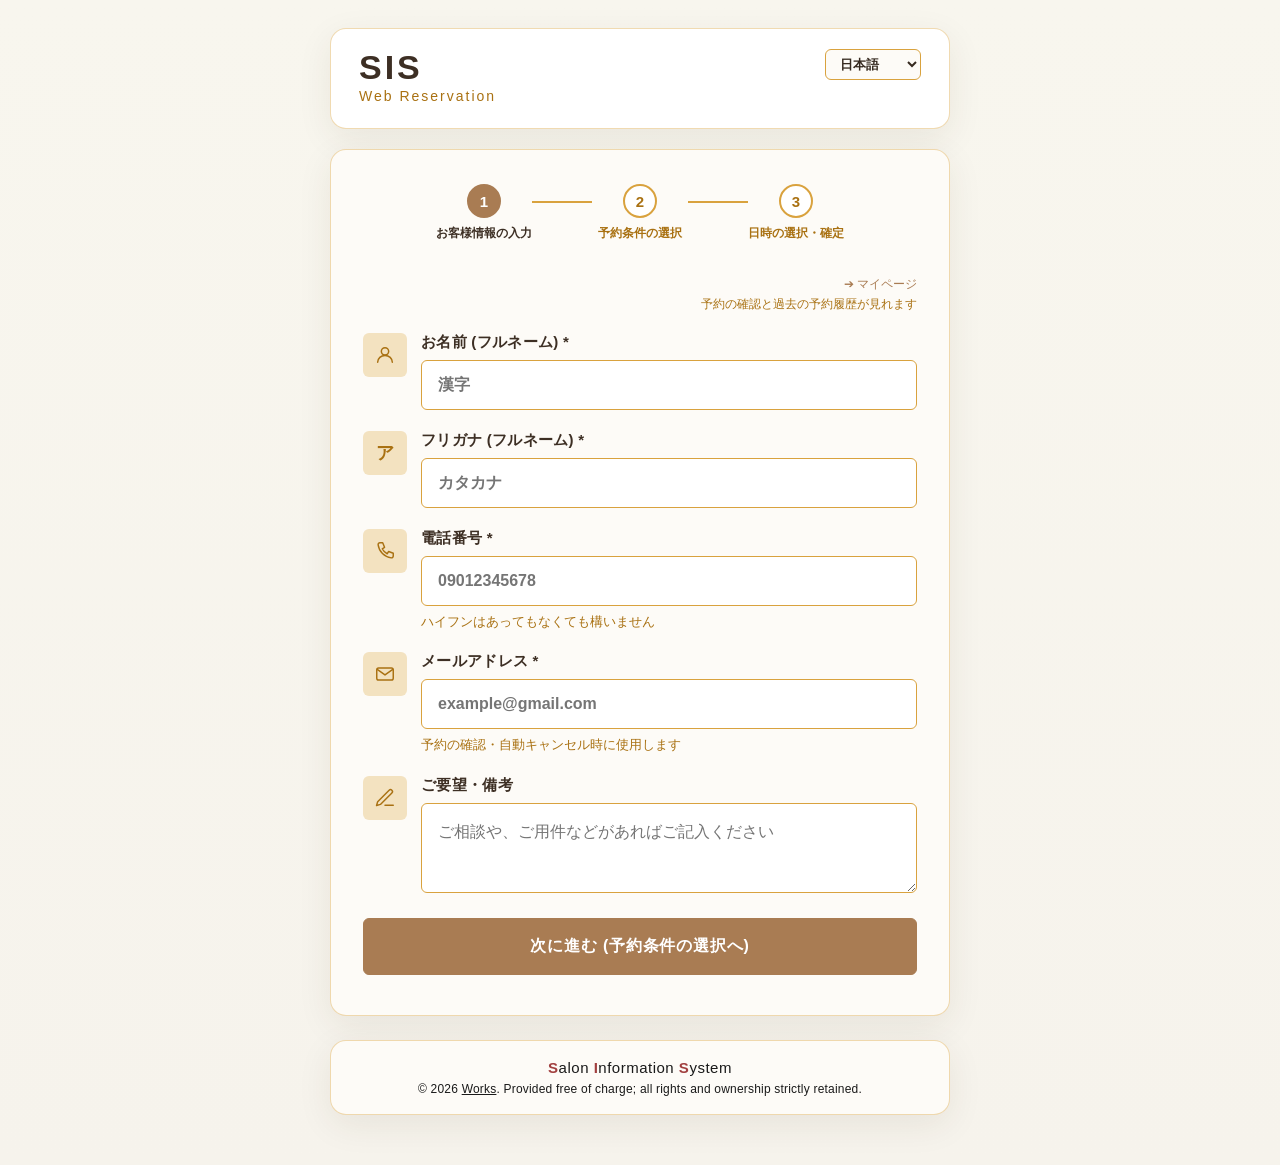
<file: index.html>
<!DOCTYPE html>
<html lang="ja">
<head>
  <meta charset="UTF-8">
  <meta name="viewport" content="width=device-width, initial-scale=1.0">
  <title>SIS Web Reservation - ver 4.4.2</title>
  <link rel="stylesheet" href="./style.css?v=1.21.0">
</head>
<body>

<div id="gas-config-bridge" style="display: none;"></div>

<div class="page-header-bar" id="page-header-bar">
  <div class="page-header-left">
    <img id="shop-logo" class="shop-logo" style="display: none;" alt="店舗ロゴ">
    <h1 id="main-title"><span class="title-main">SIS</span><span class="title-sub">Web Reservation</span></h1>
    <div class="subtitle" id="main-subtitle" style="display: none;"></div>
  </div>
  <div class="page-header-right-group">
    <div class="lang-switcher">
      <select id="lang-select" aria-label="Language">
        <option value="ja">日本語</option>
        <option value="en">English</option>
        <option value="ko">한국어</option>
        <option value="zh-CN">简体中文</option>
        <option value="zh-TW">繁體中文</option>
        <option value="fr">Français</option>
      </select>
    </div>
    <div class="page-header-right" id="page-header-right" style="display: none;">
      <div class="header-contact-phone" id="header-contact-phone" style="display: none;">
        <svg class="phone-icon" viewBox="0 0 24 24" fill="none" stroke="currentColor" stroke-width="1.8" stroke-linecap="round" stroke-linejoin="round" aria-hidden="true"><path d="M6.5 3h3l2 5-2.5 1.6a11.5 11.5 0 0 0 5.4 5.4L16 12.5l5 2v3a2 2 0 0 1-2.2 2A16.5 16.5 0 0 1 4.5 5.2 2 2 0 0 1 6.5 3z"/></svg>
        <span id="header-contact-phone-text"></span>
      </div>
      <div class="header-contact-info-line" id="header-contact-info-line" style="display: none;"></div>
    </div>
  </div>
</div>

<div class="container">
  <div id="change-banner" class="change-alert-banner" style="display: none;">
    <span data-i18n-html="change_banner_status">現在 <strong>【予約日時を変更中】</strong> です。</span><br>
    <div class="change-alert-box">
      <strong class="change-alert-title" data-i18n="change_banner_prev_title">【変更前の予約内容】</strong>
      <div class="change-alert-row"><span class="res-label res-label-short" data-i18n="change_banner_label_datetime">日時:</span><span id="prev-datetime" class="font-bold"></span></div>
      <div class="change-alert-row"><span class="res-label res-label-short" data-i18n="change_banner_label_menu">メニュー:</span><span id="prev-menu" class="font-bold"></span></div>
      <div class="change-alert-row"><span class="res-label res-label-short" data-i18n="change_banner_label_staff">担当者:</span><span id="prev-staff" class="font-bold"></span></div>
      <div class="change-alert-row"><span class="res-label res-label-short" data-i18n="change_banner_label_id">予約ID:</span><span id="prev-id" class="font-bold"></span></div>
    </div>
    <span data-i18n="change_banner_instruction">新しい日時を選択して、一番下の「変更を確定する」ボタンを押してください。</span>
    <button type="button" id="cancel-change-btn" class="btn-cancel-change" data-i18n="change_banner_cancel_btn">➔ 変更をやめる</button>
  </div>

  <div class="step-indicator" id="step-indicator">
    <div class="step-item" data-step="1">
      <div class="step-circle">1</div>
      <div class="step-label" data-i18n="step_label_1">お客様情報の入力</div>
    </div>
    <div class="step-line"></div>
    <div class="step-item" data-step="2">
      <div class="step-circle">2</div>
      <div class="step-label" data-i18n="step_label_2">予約条件の選択</div>
    </div>
    <div class="step-line"></div>
    <div class="step-item" data-step="3">
      <div class="step-circle">3</div>
      <div class="step-label" data-i18n="step_label_3">日時の選択・確定</div>
    </div>
  </div>

  <form id="reservation-form">

    <!-- ==========================================
         STEP 1: お客様情報の入力画面
         ========================================== -->
    <div id="step-1-container" class="step-section">
      <div class="check-link-area">
        <button type="button" id="home-btn" class="btn-link" style="display: none;">⬅ トップページに戻る</button>
        <div class="check-link-cta">
          <button type="button" id="go-to-check-btn" class="btn-link" data-i18n="mypage_link">➔ マイページ</button>
          <div class="check-link-note" data-i18n="mypage_note">予約の確認と過去の予約履歴が見れます</div>
        </div>
      </div>

      <div class="form-group form-group-icon">
        <div class="field-icon" aria-hidden="true">
          <svg viewBox="0 0 24 24" fill="none" stroke="currentColor" stroke-width="1.6" stroke-linecap="round" stroke-linejoin="round"><circle cx="12" cy="8" r="4"/><path d="M4 20c0-4.4 3.6-7.5 8-7.5s8 3.1 8 7.5"/></svg>
        </div>
        <div class="field-content">
          <label for="name" data-i18n="label_name">お名前 (フルネーム) *</label>
          <input type="text" id="name" required placeholder="漢字" data-i18n-placeholder="placeholder_name">
        </div>
      </div>

      <div class="form-group form-group-icon">
        <div class="field-icon field-icon-text" aria-hidden="true">ア</div>
        <div class="field-content">
          <label for="name_kana" data-i18n="label_name_kana">フリガナ (フルネーム) *</label>
          <input type="text" id="name_kana" required placeholder="カタカナ" data-i18n-placeholder="placeholder_name_kana">
        </div>
      </div>

      <div class="form-group form-group-icon">
        <div class="field-icon" aria-hidden="true">
          <svg viewBox="0 0 24 24" fill="none" stroke="currentColor" stroke-width="1.6" stroke-linecap="round" stroke-linejoin="round"><path d="M6.5 3h3l2 5-2.5 1.6a11.5 11.5 0 0 0 5.4 5.4L16 12.5l5 2v3a2 2 0 0 1-2.2 2A16.5 16.5 0 0 1 4.5 5.2 2 2 0 0 1 6.5 3z"/></svg>
        </div>
        <div class="field-content">
          <label for="tel" data-i18n="label_tel">電話番号 *</label>
          <input type="tel" id="tel" required placeholder="09012345678" pattern="^[0-9\-]+$" data-i18n-placeholder="placeholder_tel">
          <div class="note" data-i18n="note_tel">ハイフンはあってもなくても構いません</div>
        </div>
      </div>

      <div class="form-group form-group-icon">
        <div class="field-icon" aria-hidden="true">
          <svg viewBox="0 0 24 24" fill="none" stroke="currentColor" stroke-width="1.6" stroke-linecap="round" stroke-linejoin="round"><rect x="3" y="5.5" width="18" height="13" rx="2"/><path d="M3.5 7l8.5 6 8.5-6"/></svg>
        </div>
        <div class="field-content">
          <label for="email" data-i18n="label_email">メールアドレス *</label>
          <input type="email" id="email" required placeholder="example@gmail.com" data-i18n-placeholder="placeholder_email">
          <div class="note" data-i18n="note_email">予約の確認・自動キャンセル時に使用します</div>
        </div>
      </div>

      <div class="form-group form-group-icon">
        <div class="field-icon" aria-hidden="true">
          <svg viewBox="0 0 24 24" fill="none" stroke="currentColor" stroke-width="1.6" stroke-linecap="round" stroke-linejoin="round"><path d="M12 20h9"/><path d="M16.5 3.5a2.1 2.1 0 0 1 3 3L7 19l-4.2 1.2L4 16 16.5 3.5z"/></svg>
        </div>
        <div class="field-content">
          <label for="memo" data-i18n="label_memo">ご要望・備考</label>
          <textarea id="memo" placeholder="ご相談や、ご用件などがあればご記入ください" data-i18n-placeholder="placeholder_memo"></textarea>
        </div>
      </div>

      <button type="button" id="to-step-2-btn" class="btn-submit" data-i18n="btn_to_step2">次に進む (予約条件の選択へ)</button>
    </div>

    <!-- ==========================================
         STEP 2: 予約条件の選択画面
         ========================================== -->
    <div id="step-2-container" class="step-section" style="display: none;">
      <div class="check-link-area">
        <div class="check-link-cta">
          <button type="button" id="go-to-check-btn-step2" class="btn-link" data-i18n="mypage_link">➔ マイページ</button>
          <div class="check-link-note" data-i18n="mypage_note">予約の確認と過去の予約履歴が見れます</div>
        </div>
      </div>

      <div class="form-group form-group-icon">
        <div class="field-icon" aria-hidden="true">
          <svg viewBox="0 0 24 24" fill="none" stroke="currentColor" stroke-width="1.6" stroke-linecap="round" stroke-linejoin="round"><rect x="3.5" y="5" width="17" height="15" rx="2"/><path d="M3.5 9.5h17"/><path d="M8 3v4"/><path d="M16 3v4"/></svg>
        </div>
        <div class="field-content">
          <label for="date" data-i18n="label_date">ご来店希望日 *</label>
          <input type="date" id="date">
        </div>
      </div>

      <div class="form-group form-group-icon" id="staff-group">
        <div class="field-icon" aria-hidden="true">
          <svg viewBox="0 0 24 24" fill="none" stroke="currentColor" stroke-width="1.6" stroke-linecap="round" stroke-linejoin="round"><circle cx="12" cy="8" r="4"/><path d="M4 20c0-4.4 3.6-7.5 8-7.5s8 3.1 8 7.5"/></svg>
        </div>
        <div class="field-content">
          <label for="staff" data-i18n="label_staff">担当スタッフ *</label>
          <select id="staff">
            <!-- JSが自動組み立て -->
          </select>
        </div>
      </div>

      <div class="form-group form-group-icon">
        <div class="field-icon" aria-hidden="true">
          <svg viewBox="0 0 24 24" fill="none" stroke="currentColor" stroke-width="1.6" stroke-linecap="round" stroke-linejoin="round"><circle cx="6" cy="6" r="3"/><circle cx="6" cy="18" r="3"/><path d="M20 4L8.5 15.5"/><path d="M14.5 14.5L20 20"/><path d="M8.5 8.5L11 11"/></svg>
        </div>
        <div class="field-content">
          <label><span data-i18n="label_menu">施術メニュー</span><span id="menu-multi-select-note" data-i18n="label_menu_multi_note"> (複数選択可)</span> *</label>
          <div id="menu-container" class="menu-checkbox-container">
            <!-- ここにJavaScriptでチェックボックスを動的に生成します -->
          </div>
          <p id="menu-note-text" class="menu-note-text" style="display: none;"></p>
          <div id="menu-total-display" class="menu-total-display" style="display: none;"></div>
        </div>
      </div>

      <div class="btn-group">
        <button type="button" id="back-to-step-1-btn" class="btn-back" data-i18n="btn_back">⬅ 戻る</button>
        <button type="button" id="to-step-3-btn" class="btn-submit" data-i18n="btn_to_step3">次に進む (空き日時の選択へ)</button>
      </div>
    </div>

    <!-- ==========================================
         STEP 3: 空き日時の選択・確定画面
         ========================================== -->
    <div id="step-3-container" class="step-section" style="display: none;">
      <div class="form-group">
        <label class="label-with-icon">
          <svg viewBox="0 0 24 24" fill="none" stroke="currentColor" stroke-width="1.6" stroke-linecap="round" stroke-linejoin="round" class="label-icon" aria-hidden="true"><circle cx="12" cy="12" r="8.5"/><path d="M12 7.5V12l3 2"/></svg>
          <span data-i18n="label_datetime_select">ご来店希望日時を選択してください *</span>
        </label>
        <div class="timetable-nav-group">
          <button type="button" id="prev-timetable-btn" class="btn-timetable-nav" data-i18n="btn_prev_timetable">⬅ 前の日程を見る</button>
          <button type="button" id="next-timetable-btn" class="btn-timetable-nav" data-i18n="btn_next_timetable">次の日程を見る ➔</button>
        </div>
        <div id="timetable-loading" class="note" style="display: none;" data-i18n="timetable_loading">空き状況をリアルタイムで読み込んでいます...</div>
        <div id="timetable-container">
          <div class="no-data" data-i18n="timetable_placeholder">条件に沿った空き枠を表示しています。</div>
        </div>
        <input type="hidden" id="selected-date">
        <input type="hidden" id="selected-time">
      </div>

      <div class="btn-group">
        <button type="button" id="back-to-step-2-btn" class="btn-back" data-i18n="btn_back">⬅ 戻る</button>
        <button type="submit" id="submit-btn" class="btn-submit" disabled data-i18n="submit_btn_default">日時を選択してください</button>
      </div>
    </div>

  </form>

  <!-- ==========================================
       別画面風: 予約の確認・キャンセル画面
       ========================================== -->
  <div id="check-tab-container" class="step-section" style="display: none;">
    <h2 data-i18n="mypage_title">ご予約の確認・キャンセル</h2>
    <div class="form-group">
      <label for="check-tel" data-i18n="label_check_tel">ご登録の電話番号</label>
      <input type="tel" id="check-tel" placeholder="09012345678" data-i18n-placeholder="placeholder_tel">
    </div>
    
    <div class="form-group">
      <label for="check-email" data-i18n="label_check_email">ご登録のメールアドレス</label>
      <input type="email" id="check-email" placeholder="example@gmail.com" data-i18n-placeholder="placeholder_email">
      <div class="note" data-i18n="note_check">ご予約時に入力した「電話番号」と「メールアドレス」で検索します。</div>
    </div>
    
    <div class="btn-group">
      <button type="button" id="back-from-check-btn" class="btn-back" data-i18n="btn_back_to_new">⬅ 戻る（新規予約へ）</button>
      <button type="button" id="check-btn" class="btn-submit" data-i18n="btn_check">ご予約状況を確認する</button>
    </div>

    <hr class="section-divider">

    <div class="mypage-tabs">
      <button type="button" class="mypage-tab-btn active" id="mypage-tab-current" data-target="check-results-area" data-i18n="tab_current">現在の予約</button>
      <button type="button" class="mypage-tab-btn" id="mypage-tab-history" data-target="history-results-area" data-i18n="tab_history">過去の履歴</button>
      <button type="button" class="mypage-tab-btn" id="mypage-tab-waitlist" data-target="waitlist-results-area" data-i18n="tab_waitlist">キャンセル待ち</button>
    </div>

    <div id="check-results-area" class="mypage-tab-panel">
      <div class="no-data" data-i18n="check_placeholder">情報を入力して確認ボタンを押してください。</div>
    </div>

    <div id="history-results-area" class="mypage-tab-panel" style="display: none;"></div>

    <div id="waitlist-results-area" class="mypage-tab-panel" style="display: none;"></div>
  </div>

  <!-- ==========================================
       情報セクションのカードから遷移する、断片ページの表示エリア
       ヘッダー・フッターはそのままに、この部分だけ差し替わる
       ========================================== -->
  <div id="page-fragment-container" class="step-section" style="display: none;">
    <div class="check-link-area">
      <button type="button" id="back-to-reservation-btn" class="btn-link" data-i18n="btn_back_to_form">⬅ 予約フォームに戻る</button>
    </div>
    <div id="page-fragment-content"></div>
  </div>

</div>

<div class="info-section" id="info-section" style="display: none;">
  <div class="info-section-heading" id="info-section-heading">Information</div>
  <div class="info-cards" id="info-cards">
    <!-- ここにJavaScriptでカードを動的に生成します -->
  </div>
</div>

<div class="system-footer">
  <span class="footer-highlight">S</span>alon <span class="footer-highlight">I</span>nformation <span class="footer-highlight">S</span>ystem
  <!-- リンク先が決まったら、下の href="#" を書き換える -->
  <div class="copyright-line">&copy; 2026 <a href="#" id="copyright-link" target="_blank" rel="noopener">Works</a>. Provided free of charge; all rights and ownership strictly retained.</div>
</div>

<!-- 予約確定前の確認ポップアップ（装飾できるよう、ブラウザ標準のconfirm()の代わりに自作） -->
<div id="custom-confirm-overlay" class="custom-confirm-overlay" style="display: none;">
  <div class="custom-confirm-box">
    <div id="custom-confirm-message" class="custom-confirm-message"></div>
    <div class="custom-confirm-buttons">
      <button type="button" id="custom-confirm-cancel-btn" class="btn-confirm-cancel" data-i18n="confirm_cancel_btn">キャンセル</button>
      <button type="button" id="custom-confirm-ok-btn" class="btn-confirm-ok" data-i18n="confirm_ok_btn">はい</button>
    </div>
  </div>
</div>

<!-- スクリプトの読み込み末尾にバージョンを追加して強制読み込みを実施 -->
<script src="./js/i18n.js?v=1.0.0"></script>
<script src="./js/config.js?v=1.21.0"></script>
<script src="./js/storage.js?v=1.21.0"></script>
<script src="./js/api.js?v=1.21.0"></script>
<script src="./js/utils.js?v=1.21.0"></script>
<script src="./js/ui.js?v=1.21.0"></script>
<script src="./js/booking.js?v=1.21.0"></script>

</body>
</html>
</file>
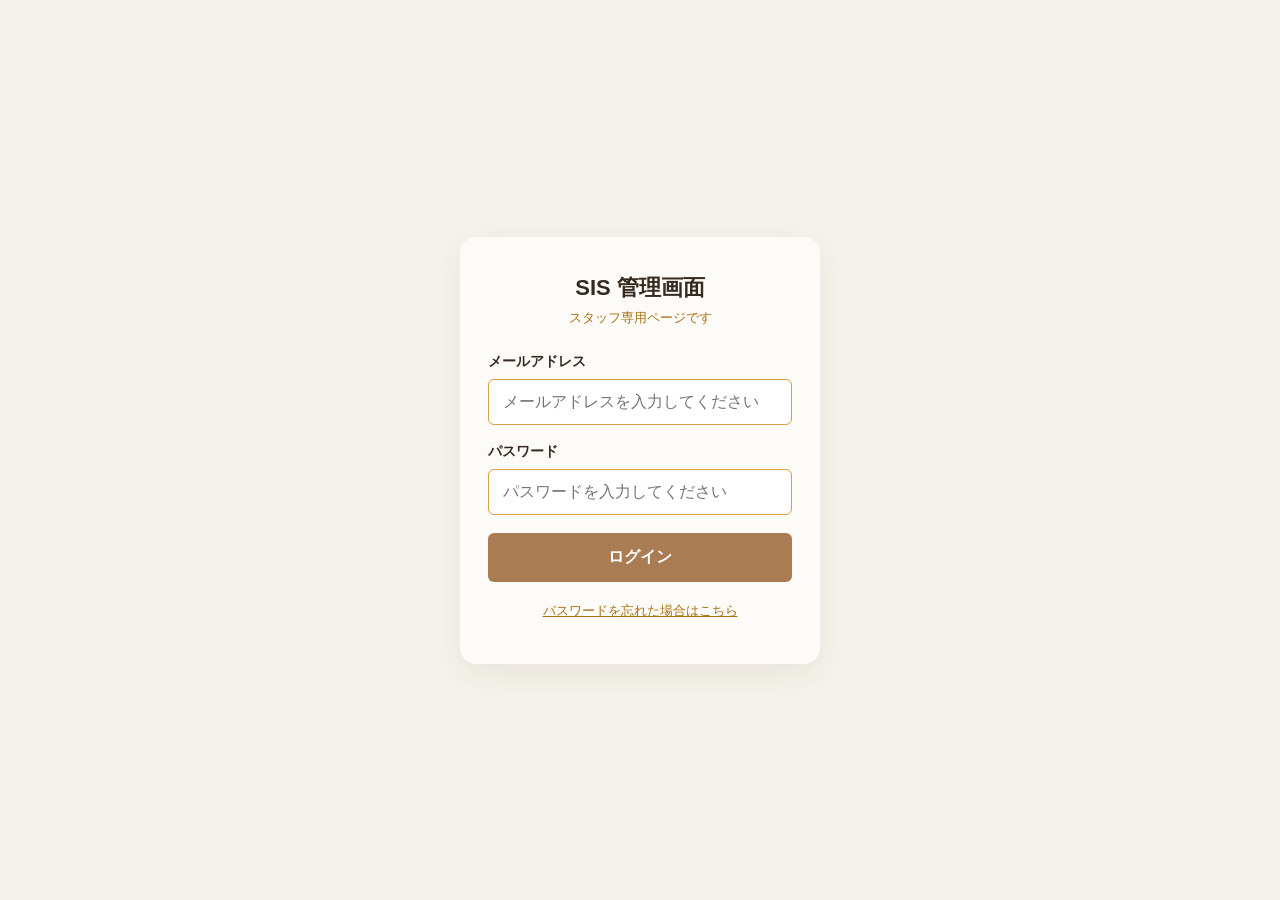
<file: admin-Blanc-PC.html>
<!DOCTYPE html>
<html lang="ja">
<head>
  <meta charset="UTF-8">
  <meta name="viewport" content="width=device-width, initial-scale=1.0">
  <title>SIS 管理画面</title>
  <link rel="stylesheet" href="./admin-style.css?v=2.0.0">
</head>
<body>

<div id="gas-config-bridge" style="display: none;"></div>

<!-- ==========================================
     ログイン画面
     ========================================== -->
<div id="login-container" class="login-container">
  <div class="login-box">
    <h1 class="login-title">SIS 管理画面</h1>
    <p class="login-subtitle">スタッフ専用ページです</p>

    <form id="login-form">
      <div class="form-group">
        <label for="admin-login-id">メールアドレス</label>
        <input type="text" id="admin-login-id" required placeholder="メールアドレスを入力してください" autocomplete="username">
      </div>
      <div class="form-group">
        <label for="admin-password">パスワード</label>
        <input type="password" id="admin-password" required placeholder="パスワードを入力してください" autocomplete="current-password">
      </div>
      <div id="login-error" class="login-error" style="display: none;"></div>
      <button type="submit" id="login-btn" class="btn-login">ログイン</button>
      <button type="button" id="show-forgot-password-btn" class="btn-link-plain">パスワードを忘れた場合はこちら</button>
    </form>

    <!-- パスワード再設定：メールアドレス入力（第1段階） -->
    <form id="forgot-password-form" style="display: none;">
      <p class="login-subtitle">登録済みのメールアドレスに、再設定用のリンクをお送りします。</p>
      <div class="form-group">
        <label for="forgot-email">メールアドレス</label>
        <input type="email" id="forgot-email" required placeholder="メールアドレスを入力してください">
      </div>
      <div id="forgot-password-error" class="login-error" style="display: none;"></div>
      <div id="forgot-password-sent-msg" class="settings-saved-msg" style="display: none;"></div>
      <button type="submit" id="forgot-password-btn" class="btn-login">再設定メールを送る</button>
      <button type="button" id="back-to-login-btn" class="btn-link-plain">ログイン画面に戻る</button>
    </form>

    <!-- パスワード再設定：新しいパスワードの入力（第2段階、メール内リンクから遷移） -->
    <form id="reset-password-form" style="display: none;">
      <p class="login-subtitle">新しいパスワードを入力してください。</p>
      <div class="form-group">
        <label for="reset-new-password">新しいパスワード</label>
        <input type="password" id="reset-new-password" required placeholder="新しいパスワード（4文字以上）">
      </div>
      <div id="reset-password-error" class="login-error" style="display: none;"></div>
      <div id="reset-password-done-msg" class="settings-saved-msg" style="display: none;"></div>
      <button type="submit" id="reset-password-btn" class="btn-login">パスワードを再設定する</button>
    </form>
  </div>
</div>

<!-- ==========================================
     管理画面本体（ログイン後に表示）
     ========================================== -->
<div id="dashboard-container" class="dashboard-container" style="display: none;">
  <header class="dashboard-header">
    <h1 class="dashboard-title">SIS 管理画面</h1>
    <nav class="dashboard-tabs">
      <button type="button" class="tab-btn active" data-tab="report">レポート</button>
      <button type="button" class="tab-btn" data-tab="settings1">基本設定</button>
      <button type="button" class="tab-btn" data-tab="settings5">メニュー関係</button>
      <button type="button" class="tab-btn" data-tab="settings6">営業時間</button>
      <button type="button" class="tab-btn" data-tab="settings4">スタッフ関係</button>
      <button type="button" class="tab-btn" data-tab="settings2">メール関係</button>
      <button type="button" class="tab-btn" data-tab="settings3">レイアウト関係</button>
      <button type="button" class="tab-btn" data-tab="accounts">アカウント管理</button>
    </nav>
    <div class="header-right">
      <span id="welcome-message" class="welcome-message"></span>
      <button type="button" id="logout-btn" class="btn-logout">ログアウト</button>
    </div>
  </header>

  <main class="dashboard-main">

    <!-- ==========================================
         タブ①：レポート
         ========================================== -->
    <section id="tab-report" class="tab-page report-section">
      <h2 class="section-title">レポート</h2>

      <div class="report-controls">
        <div class="report-control-group">
          <label for="report-type-select">表示する集計</label>
          <select id="report-type-select">
            <option value="designation">指名率</option>
            <option value="menuCount">メニュー実績</option>
            <option value="menuRate">メニュー率</option>
            <option value="timeSlot">曜日・時間帯の傾向</option>
            <option value="newRepeat">新規・リピート比率</option>
            <option value="frequency">来店頻度の分布</option>
            <option value="dormant">休眠顧客リスト</option>
            <option value="cancellation">キャンセル率</option>
          </select>
        </div>

        <!-- 「休眠顧客リスト」以外は、この期間指定を使う -->
        <div id="date-range-controls" class="date-range-controls">
          <div class="report-control-group">
            <label for="report-start-date">開始日</label>
            <input type="date" id="report-start-date">
          </div>
          <div class="report-control-group">
            <label for="report-end-date">終了日</label>
            <input type="date" id="report-end-date">
          </div>
          <div class="report-quick-buttons">
            <button type="button" class="btn-quick-range" data-range="thisWeek">今週</button>
            <button type="button" class="btn-quick-range" data-range="thisMonth">今月</button>
            <button type="button" class="btn-quick-range" data-range="lastMonth">先月</button>
          </div>
        </div>

        <!-- 「休眠顧客リスト」だけ、この月数指定を使う -->
        <div id="dormant-controls" class="dormant-controls" style="display: none;">
          <div class="report-control-group">
            <label for="dormant-months-input">最終来店から何ヶ月以上</label>
            <input type="number" id="dormant-months-input" min="1" value="3">
          </div>
        </div>

        <button type="button" id="run-report-btn" class="btn-run-report">集計する</button>
      </div>

      <div id="report-error" class="report-error" style="display: none;"></div>

      <div id="report-results" style="display: none;">
        <div id="designation-report-card" class="report-card">
          <h3 class="report-card-title">指名率</h3>
          <div id="designation-summary" class="designation-summary"></div>
          <div id="designation-by-staff" class="designation-by-staff"></div>
        </div>

        <div id="menu-count-report-card" class="report-card">
          <h3 class="report-card-title">メニュー実績</h3>
          <table class="report-table">
            <thead><tr><th>メニュー</th><th>件数</th></tr></thead>
            <tbody id="menu-performance-tbody"></tbody>
          </table>
        </div>

        <div id="menu-rate-report-card" class="report-card">
          <h3 class="report-card-title">メニュー率</h3>
          <table class="report-table">
            <thead><tr><th>メニュー</th><th>割合</th></tr></thead>
            <tbody id="menu-rate-tbody"></tbody>
          </table>
        </div>

        <div id="time-slot-report-card" class="report-card">
          <h3 class="report-card-title">曜日・時間帯の傾向</h3>
          <div id="time-slot-table-wrap" class="time-slot-table-wrap"></div>
        </div>

        <div id="new-repeat-report-card" class="report-card">
          <h3 class="report-card-title">新規・リピート比率</h3>
          <div id="new-repeat-summary" class="designation-summary"></div>
        </div>

        <div id="frequency-report-card" class="report-card">
          <h3 class="report-card-title">来店頻度の分布</h3>
          <div id="frequency-summary" class="designation-summary"></div>
        </div>

        <div id="dormant-report-card" class="report-card">
          <h3 class="report-card-title">休眠顧客リスト</h3>
          <p id="dormant-count-label" class="dormant-count-label"></p>
          <table class="report-table">
            <thead><tr><th>お客様名</th><th>電話番号</th><th>最終来店日</th><th>来店回数</th></tr></thead>
            <tbody id="dormant-tbody"></tbody>
          </table>
        </div>

        <div id="cancellation-report-card" class="report-card">
          <h3 class="report-card-title">キャンセル率</h3>
          <div id="cancellation-summary" class="designation-summary"></div>
          <div id="cancellation-breakdown" class="designation-by-staff"></div>
        </div>
      </div>
    </section>

    <!-- ==========================================
         タブ②：基本設定
         ========================================== -->
    <section id="tab-settings1" class="tab-page" style="display: none;">
      <h2 class="section-title">基本設定</h2>

      <div id="settings1-loading" class="settings-loading">読み込み中...</div>
      <div id="settings1-error" class="report-error" style="display: none;"></div>
      <div id="settings1-saved-msg" class="settings-saved-msg" style="display: none;">保存しました。</div>

      <form id="settings1-form" style="display: none;">

        <div class="settings-card">
          <div class="form-group">
            <label for="s1-slot-step-minutes">予約時間の間隔（分）</label>
            <p class="settings-card-note">お客様が選択できる予約時間の間隔です。「30」に設定すると、9:00、9:30、10:00…のように30分単位で選択できます。</p>
            <input type="number" id="s1-slot-step-minutes" min="5" step="5">
          </div>
        </div>

        <div class="settings-card">
          <h3 class="settings-card-title">予約可能な期間</h3>
          <div class="form-group">
            <p class="settings-card-note">何日先まで予約できるか？</p>
            <input type="number" id="s1-max-future-days" min="1">
          </div>
        </div>

        <div class="settings-card">
          <h3 class="settings-card-title">表示する日数</h3>
          <div class="form-group">
            <p class="settings-card-note">お客様のタイムテーブルに、一度に何日分の空き状況を表示するかです。「1週間分」に設定すると、7日分まとめて確認しながら選べます。</p>
            <select id="s1-display-days">
              <option value="1">1日分</option>
              <option value="3">3日分</option>
              <option value="7">1週間分</option>
            </select>
          </div>
        </div>

        <div class="settings-card">
          <h3 class="settings-card-title">キャンセルの受付締切</h3>
          <div class="form-group">
            <p class="settings-card-note">キャンセルは、来店の何時間前まで受け付けるか？</p>
            <input type="number" id="s1-cancel-buffer" min="0">
          </div>
        </div>

        <div class="settings-card">
          <h3 class="settings-card-title">変更の受付締切</h3>
          <div class="form-group">
            <p class="settings-card-note">日時変更は、来店の何時間前まで受け付けるか？</p>
            <input type="number" id="s1-change-buffer" min="0">
          </div>
        </div>

        <div class="settings-card">
          <h3 class="settings-card-title">同時受付上限</h3>
          <div class="form-group">
            <p class="settings-card-note">同じ時間帯に、全体で何件まで受け付けるか</p>
            <input type="number" id="s1-max-capacity" min="1">
          </div>
        </div>

        <div class="settings-card">
          <h3 class="settings-card-title">予約履歴の保持期間</h3>
          <div class="form-group">
            <p class="settings-card-note">何ヶ月分の予約履歴をデータで残すか（-1で無期限）</p>
            <input type="number" id="s1-history-retention" min="-1">
          </div>
        </div>

        <div class="settings-card">
          <h3 class="settings-card-title">キャンセル履歴の保持期間</h3>
          <div class="form-group">
            <p class="settings-card-note">誰が・いつ・何をキャンセルしたかの記録を、何ヶ月分残すか（-1で無期限）</p>
            <input type="number" id="s1-cancel-history-retention" min="-1">
          </div>
        </div>

        <div class="settings-card">
          <h3 class="settings-card-title">カレンダー変更履歴の保持期間</h3>
          <div class="form-group">
            <p class="settings-card-note">Googleカレンダー上での直接編集の記録を、何ヶ月分残すか（-1で無期限）</p>
            <input type="number" id="s1-calendar-history-retention" min="-1">
          </div>
        </div>

        <div class="settings-card">
          <h3 class="settings-card-title">新規予約の最短受付タイミング</h3>
          <div class="form-group">
            <p class="settings-card-note">今から何分後以降の枠なら予約できるか</p>
            <input type="number" id="s1-buffer-minutes" min="0">
          </div>
        </div>

        <div class="settings-card">
          <h3 class="settings-card-title">仮予約制度</h3>
          <div class="form-group checkbox-group">
            <label><input type="checkbox" id="s1-provisional-enabled"> 仮予約制度を使う</label>
          </div>
          <div class="form-group radio-group">
            <label><input type="radio" name="s1-provisional-target" value="ALL"> 全員を仮予約対象にする</label>
            <label><input type="radio" name="s1-provisional-target" value="NEW_ONLY"> 新規のお客様だけ対象にする</label>
            <label><input type="radio" name="s1-provisional-target" value="MENU_ONLY"> 特定のメニューだけ対象にする</label>
          </div>
          <div class="form-group">
            <label for="s1-provisional-target-menus">対象メニュー（「特定のメニューだけ」を選んだ時のみ有効。カンマ区切りで複数指定可）</label>
            <input type="text" id="s1-provisional-target-menus" placeholder="例：ヘアブリーチ,縮毛矯正">
          </div>
          <div class="form-group">
            <label for="s1-provisional-deadline">確認期限（受付から何時間以内に確定するか）</label>
            <input type="number" id="s1-provisional-deadline" min="1">
          </div>
          <div class="form-group radio-group">
            <label><input type="radio" name="s1-provisional-auto-action" value="NONE"> 自動処理なし（手動で確認・キャンセル）</label>
            <label><input type="radio" name="s1-provisional-auto-action" value="AUTO_CANCEL"> 期限を過ぎたら自動キャンセル</label>
            <label><input type="radio" name="s1-provisional-auto-action" value="AUTO_CONFIRM"> 期限を過ぎたら自動的に本予約として確定</label>
          </div>
        </div>

        <button type="submit" id="save-settings1-btn" class="btn-save-settings">保存する</button>
      </form>
    </section>

    <!-- ==========================================
         タブ：メニュー関係
         ========================================== -->
    <section id="tab-settings5" class="tab-page" style="display: none;">
      <h2 class="section-title">メニュー関係</h2>

      <div id="settings5-loading" class="settings-loading">読み込み中...</div>
      <div id="settings5-error" class="report-error" style="display: none;"></div>
      <div id="settings5-saved-msg" class="settings-saved-msg" style="display: none;">保存しました。</div>

      <form id="settings5-form" style="display: none;">

        <div class="settings-card">
          <h3 class="settings-card-title">メニュー・料金</h3>
          <div id="menu-master-rows" class="menu-master-rows"></div>
          <button type="button" id="add-menu-row-btn" class="btn-add-row">＋ メニューを追加</button>
        </div>

        <div class="settings-card">
          <h3 class="settings-card-title">メニューの選び方</h3>
          <div class="form-group radio-group">
            <label><input type="radio" name="s5-menu-selector-type" value="TYPE_B"> チェックボックス式（複数選択できる）</label>
            <label><input type="radio" name="s5-menu-selector-type" value="TYPE_A"> プルダウン式（1つだけ選ぶ）</label>
          </div>
          <div class="form-group checkbox-group">
            <label><input type="checkbox" id="s5-show-menu-minutes"> 施術時間を表示する</label>
            <label><input type="checkbox" id="s5-show-menu-price"> 金額を表示する</label>
            <label><input type="checkbox" id="s5-show-menu-total"> 選んだメニューの合計金額と合計施術時間を表示する</label>
          </div>
          <div class="form-group">
            <label for="s5-menu-note-text">施術メニューの下に表示する説明文（任意・空欄で非表示）</label>
            <p class="settings-card-note">例：施術時間と金額は目安であり確定ではありません。施術内容によって金額と施術時間が前後します。</p>
            <textarea id="s5-menu-note-text" rows="3" placeholder="施術時間と金額は目安であり確定ではありません。施術内容によって金額と施術時間が前後します。"></textarea>
          </div>
        </div>

        <button type="submit" id="save-settings5-btn" class="btn-save-settings">保存する</button>
      </form>
    </section>

    <!-- ==========================================
         タブ：営業時間
         ========================================== -->
    <section id="tab-settings6" class="tab-page" style="display: none;">
      <h2 class="section-title">営業時間</h2>

      <div id="settings6-loading" class="settings-loading">読み込み中...</div>
      <div id="settings6-error" class="report-error" style="display: none;"></div>
      <div id="settings6-saved-msg" class="settings-saved-msg" style="display: none;">保存しました。</div>

      <form id="settings6-form" style="display: none;">

        <div class="settings-card">
          <h3 class="settings-card-title">営業時間</h3>
          <p class="settings-card-note">通常の予約時間とは別に最終受付時間を設定できます。<br>
          最終受付は、終了時刻を越さない範囲で予約できます。<br><br>
          例えば、最終受付を18:00、終了時刻を20:00にすると、<br>
          施術時間が２時間までのメニューは18:00まで予約受け付け可能。<br>
          施術時間が３時間のメニューの場合は20:00が上限なので最終受付が17：00になります。</p>
          <div id="business-hours-rows" class="business-hours-rows"></div>
        </div>

        <div class="settings-card">
          <h3 class="settings-card-title">指定時間、予約間隔の設定</h3>
          <p class="settings-card-note">通常の予約時間の間隔とは別に、指定した時間帯の予約間隔を設定できます。<br>
          例えば「9:00〜12:00を60分間隔」にすると、その時間帯は9:00、10:00、11:00…のように予約時間を制限できます。</p>
          <div id="slot-step-override-rows" class="slot-step-override-rows"></div>
        </div>

        <button type="submit" id="save-settings6-btn" class="btn-save-settings">保存する</button>
      </form>
    </section>

    <!-- ==========================================
         タブ③：設定1（スタッフ・カレンダーID・担当スタッフの選択）
         ========================================== -->
    <section id="tab-settings4" class="tab-page" style="display: none;">
      <h2 class="section-title">スタッフ関係</h2>

      <div id="settings4-loading" class="settings-loading">読み込み中...</div>
      <div id="settings4-error" class="report-error" style="display: none;"></div>
      <div id="settings4-saved-msg" class="settings-saved-msg" style="display: none;">保存しました。</div>

      <form id="settings4-form" style="display: none;">

        <div class="settings-card">
          <h3 class="settings-card-title">スタッフ名・カレンダーID</h3>
          <p class="settings-card-note">スタッフを登録すると、担当スタッフを選ぶ欄に表示されます。予約画面にこの選択欄自体を表示するかどうかは、下の「スタッフ選択欄の表示」で切り替えられます。カレンダーIDを間違えると、そのスタッフの予約が正しく登録されなくなります。コピー＆ペーストで、正確に入力してください。</p>
          <div id="staff-name-rows" class="staff-name-rows"></div>
          <button type="button" id="add-staff-row-btn" class="btn-add-row">＋ スタッフを追加</button>
        </div>

        <div class="settings-card">
          <h3 class="settings-card-title">スタッフ選択欄の表示</h3>
          <p class="settings-card-note">お客様の予約画面に、担当スタッフを選ぶ欄を表示するかどうかを設定します。※スタッフが1人も登録されていない場合は、このチェックの状態に関わらず表示されません。</p>
          <div class="form-group checkbox-group">
            <label><input type="checkbox" id="s4-show-staff-selector"> スタッフ選択欄を表示する</label>
          </div>
        </div>

        <div class="settings-card">
          <h3 class="settings-card-title">指名なし予約</h3>
          <div class="form-group checkbox-group">
            <label><input type="checkbox" id="s4-allow-no-assign"> スタッフ選択肢に「指名なし」を表示する</label>
          </div>
          <div class="form-group">
            <label for="s4-no-assign-label">表示名（未入力の場合「指名なし」のまま）</label>
            <input type="text" id="s4-no-assign-label" placeholder="指名なし">
          </div>
          <div class="form-group">
            <label for="s4-no-assign-calendar-id">カレンダーID</label>
            <input type="text" id="s4-no-assign-calendar-id" placeholder="カレンダーID（xxxx@group.calendar.google.com）">
          </div>
        </div>

        <div class="settings-card">
          <h3 class="settings-card-title">指名なし予約の振り分け方法</h3>
          <div class="form-group radio-group">
            <label><input type="radio" name="s4-no-assign-mode" value="2"> 振り分けず「指名なし専用カレンダー」にそのまま登録する（手動配置向け）</label>
          </div>
          <div class="form-group radio-group tree-parent-group">
            <label><input type="radio" name="s4-no-assign-mode" value="1"> 自動的に空いているスタッフに振り分ける</label>
            <div class="tree-sub-options">
              <label><input type="radio" name="s4-no-assign-type" value="TYPE_B"> スタッフ登録順</label>
              <label><input type="radio" name="s4-no-assign-type" value="TYPE_A"> 空いている人をランダムに選ぶ</label>
            </div>
          </div>
        </div>

        <button type="submit" id="save-settings4-btn" class="btn-save-settings">保存する</button>
      </form>
    </section>

    <!-- ==========================================
         タブ④：設定2
         ========================================== -->
    <section id="tab-settings2" class="tab-page" style="display: none;">
      <h2 class="section-title">メール関係</h2>

      <div id="settings2-loading" class="settings-loading">読み込み中...</div>
      <div id="settings2-error" class="report-error" style="display: none;"></div>
      <div id="settings2-saved-msg" class="settings-saved-msg" style="display: none;">保存しました。</div>

      <form id="settings2-form" style="display: none;">

        <div class="settings-card">
          <h3 class="settings-card-title">予約前日メールの送信タイミング</h3>
          <div class="form-group">
            <p class="settings-card-note">何日前に送るか（0で送信しない）</p>
            <input type="number" id="s2-reminder-days" min="0">
          </div>
        </div>

        <div class="settings-card">
          <h3 class="settings-card-title">管理者への通知メール宛先</h3>
          <div class="form-group">
            <p class="settings-card-note">新規予約などの通知を受け取るメールアドレス</p>
            <input type="text" id="s2-admin-email" placeholder="例：owner@example.com">
          </div>
        </div>

        <div class="settings-card">
          <h3 class="settings-card-title">サロン名（Googleカレンダー・メール件名で使用）</h3>
          <div class="form-group">
            <p class="settings-card-note">お客様がGoogleカレンダーに追加した際の予定名（例：カット（○○サロン））と、予約確定・仮予約メールの件名（例：【○○サロン、ご予約を承りました】）に使われます。未入力の場合は、それぞれ「サロン予約」「当サロン」と表示されます。</p>
            <input type="text" id="s2-calendar-salon-name" placeholder="例：○○サロン">
          </div>
        </div>

        <div class="settings-card">
          <h3 class="settings-card-title">予約確定メール：ヘッダー・フッター文言</h3>
          <p class="settings-card-note">「ご予約内容」の部分（日時・メニューなど）は固定表示で、編集できません。</p>
          <div class="form-group">
            <label for="s2-mail-header">ヘッダー（本文の冒頭に入る文章）</label>
            <textarea id="s2-mail-header" rows="4" placeholder="この度はご予約いただきありがとうございます。"></textarea>
          </div>
          <div class="form-group">
            <label for="s2-mail-footer">フッター（本文の末尾に入る文章）</label>
            <textarea id="s2-mail-footer" rows="4" placeholder="またのご来店をお待ちしております。"></textarea>
          </div>
        </div>

        <button type="submit" id="save-settings2-btn" class="btn-save-settings">保存する</button>
      </form>
    </section>

    <!-- ==========================================
         タブ④：設定3
         ========================================== -->
    <section id="tab-settings3" class="tab-page" style="display: none;">
      <h2 class="section-title">レイアウト関係</h2>

      <div id="settings3-loading" class="settings-loading">読み込み中...</div>
      <div id="settings3-error" class="report-error" style="display: none;"></div>
      <div id="settings3-saved-msg" class="settings-saved-msg" style="display: none;">保存しました。</div>

      <form id="settings3-form" style="display: none;">

        <div class="settings-card">
          <h3 class="settings-card-title">左上部、店名・ロゴ</h3>
          <div class="form-group">
            <label for="s3-shop-name">店舗名（未入力「SIS Web Reservation」が表示）</label>
            <input type="text" id="s3-shop-name" placeholder="例：美容室〇〇">
          </div>
          <div class="form-group">
            <label for="s3-logo-url">ロゴ画像のURL（未入力表示なし）</label>
            <input type="text" id="s3-logo-url" placeholder="https://example.com/logo.png">
          </div>
        </div>

        <div class="settings-card">
          <h3 class="settings-card-title">右上部、情報（未入力表示なし）</h3>
          <div class="form-group">
            <label for="s3-contact-phone">１段目</label>
            <input type="text" id="s3-contact-phone" placeholder="例：電話番号 〇〇〇-〇〇〇〇ー〇〇〇〇">
          </div>
          <div class="form-group">
            <label for="s3-contact-hours">２段目</label>
            <input type="text" id="s3-contact-hours" placeholder="例：受付時間am9:00~pm6:00">
          </div>
          <div class="form-group">
            <label for="s3-contact-closed">３段目</label>
            <input type="text" id="s3-contact-closed" placeholder="例：定休日：月曜日">
          </div>
        </div>

        <div class="settings-card">
          <h3 class="settings-card-title">トップページに戻るボタン</h3>
          <div class="form-group">
            <label for="s3-home-url">リンク先URL（空欄にするとボタン自体が非表示になります）</label>
            <input type="text" id="s3-home-url" placeholder="https://example.com">
          </div>
          <div class="form-group">
            <label for="s3-home-label">ボタンの文言</label>
            <input type="text" id="s3-home-label" placeholder="トップページに戻る">
          </div>
        </div>

        <div class="settings-card">
          <h3 class="settings-card-title">情報セクション（トップ下部の案内リンク集）</h3>
          <div class="form-group checkbox-group">
            <label><input type="checkbox" id="s3-info-enabled"> 表示する</label>
          </div>
          <div class="form-group">
            <label for="s3-info-heading">見出し文言（空欄で「Information」）</label>
            <input type="text" id="s3-info-heading" placeholder="Information">
          </div>

          <div id="info-item-rows"></div>
        </div>

        <button type="submit" id="save-settings3-btn" class="btn-save-settings">保存する</button>
      </form>
    </section>

    <!-- ==========================================
         タブ：アカウント管理
         ========================================== -->
    <section id="tab-accounts" class="tab-page" style="display: none;">
      <h2 class="section-title">アカウント管理</h2>

      <div id="accounts-loading" class="settings-loading">読み込み中...</div>
      <div id="accounts-error" class="report-error" style="display: none;"></div>

      <div class="settings-card">
        <h3 class="settings-card-title">登録済みのアカウント</h3>
        <p class="settings-card-note">自分自身のアカウントは削除できません。</p>
        <table class="report-table">
          <thead><tr><th>メールアドレス</th><th>表示名</th><th></th></tr></thead>
          <tbody id="accounts-tbody"></tbody>
        </table>
      </div>

      <div class="settings-card">
        <h3 class="settings-card-title">新しいアカウントを追加</h3>
        <div id="add-account-error" class="report-error" style="display: none;"></div>
        <div id="add-account-saved-msg" class="settings-saved-msg" style="display: none;">アカウントを追加しました。</div>
        <form id="add-account-form">
          <div class="form-group">
            <label for="new-login-id">メールアドレス</label>
            <input type="email" id="new-login-id" required>
          </div>
          <div class="form-group">
            <label for="new-password">パスワード</label>
            <input type="password" id="new-password" required>
          </div>
          <div class="form-group">
            <label for="new-display-name">表示名</label>
            <input type="text" id="new-display-name" placeholder="例：下鶴">
          </div>
          <button type="submit" id="add-account-btn" class="btn-save-settings">追加する</button>
        </form>
      </div>
    </section>

  </main>
</div>

<script src="./js/config.js?v=3.3.0"></script>
<script src="./js/admin.js?v=3.3.0"></script>

</body>
</html>
</file>
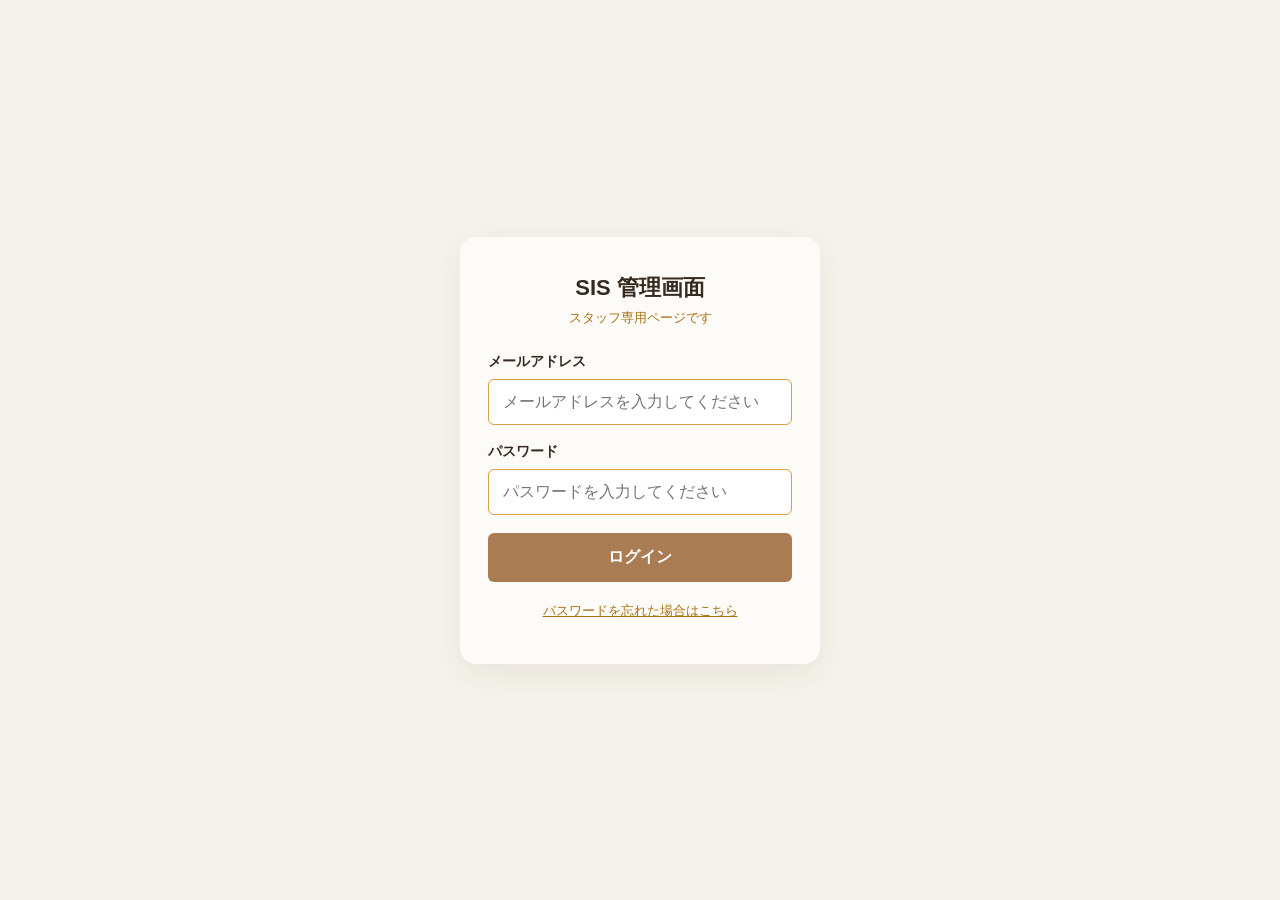
<file: admin.html>
<!DOCTYPE html>
<html lang="ja">
<head>
  <meta charset="UTF-8">
  <meta name="viewport" content="width=device-width, initial-scale=1.0">
  <title>SIS 管理画面</title>
  <link rel="stylesheet" href="./admin-style.css?v=2.0.0">
</head>
<body>

<div id="gas-config-bridge" style="display: none;"></div>

<!-- ==========================================
     ログイン画面
     ========================================== -->
<div id="login-container" class="login-container">
  <div class="login-box">
    <h1 class="login-title">SIS 管理画面</h1>
    <p class="login-subtitle">スタッフ専用ページです</p>

    <form id="login-form">
      <div class="form-group">
        <label for="admin-login-id">メールアドレス</label>
        <input type="text" id="admin-login-id" required placeholder="メールアドレスを入力してください" autocomplete="username">
      </div>
      <div class="form-group">
        <label for="admin-password">パスワード</label>
        <input type="password" id="admin-password" required placeholder="パスワードを入力してください" autocomplete="current-password">
      </div>
      <div id="login-error" class="login-error" style="display: none;"></div>
      <button type="submit" id="login-btn" class="btn-login">ログイン</button>
      <button type="button" id="show-forgot-password-btn" class="btn-link-plain">パスワードを忘れた場合はこちら</button>
    </form>

    <!-- パスワード再設定：メールアドレス入力（第1段階） -->
    <form id="forgot-password-form" style="display: none;">
      <p class="login-subtitle">登録済みのメールアドレスに、再設定用のリンクをお送りします。</p>
      <div class="form-group">
        <label for="forgot-email">メールアドレス</label>
        <input type="email" id="forgot-email" required placeholder="メールアドレスを入力してください">
      </div>
      <div id="forgot-password-error" class="login-error" style="display: none;"></div>
      <div id="forgot-password-sent-msg" class="settings-saved-msg" style="display: none;"></div>
      <button type="submit" id="forgot-password-btn" class="btn-login">再設定メールを送る</button>
      <button type="button" id="back-to-login-btn" class="btn-link-plain">ログイン画面に戻る</button>
    </form>

    <!-- パスワード再設定：新しいパスワードの入力（第2段階、メール内リンクから遷移） -->
    <form id="reset-password-form" style="display: none;">
      <p class="login-subtitle">新しいパスワードを入力してください。</p>
      <div class="form-group">
        <label for="reset-new-password">新しいパスワード</label>
        <input type="password" id="reset-new-password" required placeholder="新しいパスワード（4文字以上）">
      </div>
      <div id="reset-password-error" class="login-error" style="display: none;"></div>
      <div id="reset-password-done-msg" class="settings-saved-msg" style="display: none;"></div>
      <button type="submit" id="reset-password-btn" class="btn-login">パスワードを再設定する</button>
    </form>
  </div>
</div>

<!-- ==========================================
     管理画面本体（ログイン後に表示）
     ========================================== -->
<div id="dashboard-container" class="dashboard-container" style="display: none;">
  <header class="dashboard-header">
    <h1 class="dashboard-title">SIS 管理画面</h1>
    <nav class="dashboard-tabs">
      <button type="button" class="tab-btn active" data-tab="report">レポート</button>
      <button type="button" class="tab-btn" data-tab="waitlist">キャンセル待ち</button>
      <button type="button" class="tab-btn" data-tab="settings1">基本設定</button>
      <button type="button" class="tab-btn" data-tab="retention">保存期間</button>
      <button type="button" class="tab-btn" data-tab="settings5">メニュー</button>
      <button type="button" class="tab-btn" data-tab="settings6">営業時間</button>
      <button type="button" class="tab-btn" data-tab="settings4">スタッフ</button>
      <button type="button" class="tab-btn" data-tab="settings2">メール</button>
      <button type="button" class="tab-btn" data-tab="settings3">レイアウト</button>
      <button type="button" class="tab-btn" data-tab="accounts">アカウント</button>
    </nav>
    <div class="header-right">
      <span id="welcome-message" class="welcome-message"></span>
      <button type="button" id="logout-btn" class="btn-logout">ログアウト</button>
    </div>
  </header>

  <main class="dashboard-main">

    <!-- ==========================================
         タブ①：レポート
         ========================================== -->
    <section id="tab-report" class="tab-page report-section">
      <h2 class="section-title">レポート</h2>

      <div class="report-controls">
        <div class="report-control-group">
          <label for="report-type-select">表示する集計</label>
          <select id="report-type-select">
            <option value="designation">指名率</option>
            <option value="menuCount">メニュー実績</option>
            <option value="menuRate">メニュー率</option>
            <option value="timeSlot">曜日・時間帯の傾向</option>
            <option value="newRepeat">新規・リピート比率</option>
            <option value="frequency">来店頻度の分布</option>
            <option value="dormant">休眠顧客リスト</option>
            <option value="cancellation">キャンセル率</option>
          </select>
        </div>

        <!-- 「休眠顧客リスト」以外は、この期間指定を使う -->
        <div id="date-range-controls" class="date-range-controls">
          <div class="report-control-group">
            <label for="report-start-date">開始日</label>
            <input type="date" id="report-start-date">
          </div>
          <div class="report-control-group">
            <label for="report-end-date">終了日</label>
            <input type="date" id="report-end-date">
          </div>
          <div class="report-quick-buttons">
            <button type="button" class="btn-quick-range" data-range="thisWeek">今週</button>
            <button type="button" class="btn-quick-range" data-range="thisMonth">今月</button>
            <button type="button" class="btn-quick-range" data-range="lastMonth">先月</button>
          </div>
        </div>

        <!-- 「休眠顧客リスト」だけ、この月数指定を使う -->
        <div id="dormant-controls" class="dormant-controls" style="display: none;">
          <div class="report-control-group">
            <label for="dormant-months-input">最終来店から何ヶ月以上</label>
            <input type="number" id="dormant-months-input" min="1" value="3">
          </div>
        </div>

        <button type="button" id="run-report-btn" class="btn-run-report">集計する</button>
      </div>

      <div id="report-error" class="report-error" style="display: none;"></div>

      <div id="report-results" style="display: none;">
        <div id="designation-report-card" class="report-card">
          <h3 class="report-card-title">指名率</h3>
          <div id="designation-summary" class="designation-summary"></div>
          <div id="designation-by-staff" class="designation-by-staff"></div>
        </div>

        <div id="menu-count-report-card" class="report-card">
          <h3 class="report-card-title">メニュー実績</h3>
          <table class="report-table">
            <thead><tr><th>メニュー</th><th>件数</th></tr></thead>
            <tbody id="menu-performance-tbody"></tbody>
          </table>
        </div>

        <div id="menu-rate-report-card" class="report-card">
          <h3 class="report-card-title">メニュー率</h3>
          <table class="report-table">
            <thead><tr><th>メニュー</th><th>割合</th></tr></thead>
            <tbody id="menu-rate-tbody"></tbody>
          </table>
        </div>

        <div id="time-slot-report-card" class="report-card">
          <h3 class="report-card-title">曜日・時間帯の傾向</h3>
          <div id="time-slot-table-wrap" class="time-slot-table-wrap"></div>
        </div>

        <div id="new-repeat-report-card" class="report-card">
          <h3 class="report-card-title">新規・リピート比率</h3>
          <div id="new-repeat-summary" class="designation-summary"></div>
        </div>

        <div id="frequency-report-card" class="report-card">
          <h3 class="report-card-title">来店頻度の分布</h3>
          <div id="frequency-summary" class="designation-summary"></div>
        </div>

        <div id="dormant-report-card" class="report-card">
          <h3 class="report-card-title">休眠顧客リスト</h3>
          <p id="dormant-count-label" class="dormant-count-label"></p>
          <table class="report-table">
            <thead><tr><th>お客様名</th><th>電話番号</th><th>最終来店日</th><th>来店回数</th></tr></thead>
            <tbody id="dormant-tbody"></tbody>
          </table>
        </div>

        <div id="cancellation-report-card" class="report-card">
          <h3 class="report-card-title">キャンセル率</h3>
          <div id="cancellation-summary" class="designation-summary"></div>
          <div id="cancellation-breakdown" class="designation-by-staff"></div>
        </div>
      </div>
    </section>

    <!-- ==========================================
         タブ②：基本設定
         ========================================== -->
    <section id="tab-settings1" class="tab-page" style="display: none;">
      <h2 class="section-title">基本設定</h2>

      <div id="settings1-loading" class="settings-loading">読み込み中...</div>
      <div id="settings1-error" class="report-error" style="display: none;"></div>
      <div id="settings1-saved-msg" class="settings-saved-msg" style="display: none;">保存しました。</div>

      <form id="settings1-form" style="display: none;">

        <div class="settings-card">
          <div class="form-group">
            <label for="s1-slot-step-minutes">予約時間の間隔（分）</label>
            <p class="settings-card-note">お客様が選択できる予約時間の間隔です。「30」に設定すると、9:00、9:30、10:00…のように30分単位で選択できます。</p>
            <input type="number" id="s1-slot-step-minutes" min="5" step="5">
          </div>
        </div>

        <div class="settings-card">
          <h3 class="settings-card-title">予約可能な期間</h3>
          <div class="form-group">
            <p class="settings-card-note">何日先まで予約できるか？</p>
            <input type="number" id="s1-max-future-days" min="1">
          </div>
        </div>

        <div class="settings-card">
          <h3 class="settings-card-title">新規予約の最短受付タイミング</h3>
          <div class="form-group">
            <p class="settings-card-note">今から何分後以降の枠なら予約できるか</p>
            <input type="number" id="s1-buffer-minutes" min="0">
          </div>
        </div>

        <div class="settings-card">
          <h3 class="settings-card-title">表示する日数</h3>
          <div class="form-group">
            <p class="settings-card-note">お客様のタイムテーブルに、一度に何日分の空き状況を表示するかです。「1週間分」に設定すると、7日分まとめて確認しながら選べます。</p>
            <select id="s1-display-days">
              <option value="1">1日分</option>
              <option value="3">3日分</option>
              <option value="7">1週間分</option>
            </select>
          </div>
        </div>

        <div class="settings-card">
          <h3 class="settings-card-title">同時受付上限</h3>
          <div class="form-group">
            <p class="settings-card-note">同じ時間帯に、全体で何件まで受け付けるか</p>
            <input type="number" id="s1-max-capacity" min="1">
          </div>
        </div>

        <div class="settings-card">
          <h3 class="settings-card-title">キャンセルの受付締切</h3>
          <div class="form-group">
            <p class="settings-card-note">キャンセルは、来店の何時間前まで受け付けるか？</p>
            <input type="number" id="s1-cancel-buffer" min="0">
          </div>
        </div>

        <div class="settings-card">
          <h3 class="settings-card-title">変更の受付締切</h3>
          <div class="form-group">
            <p class="settings-card-note">日時変更は、来店の何時間前まで受け付けるか？</p>
            <input type="number" id="s1-change-buffer" min="0">
          </div>
        </div>

        <div class="settings-card">
          <h3 class="settings-card-title">Googleカレンダーの直接編集の検知</h3>
          <p class="settings-card-note">Googleカレンダー上で予約をドラッグ移動するなど、直接編集した内容を自動検知してスプレッドシートに反映する機能です（1時間ごとに巡回チェックします）。</p>
          <div class="form-group checkbox-group">
            <label><input type="checkbox" id="s1-calendar-sync-enabled"> 直接編集の検知を使う</label>
          </div>
        </div>

        <button type="submit" id="save-settings1-btn" class="btn-save-settings">保存する</button>
      </form>
    </section>

    <!-- ==========================================
         タブ：メニュー関係
         ========================================== -->
    <section id="tab-settings5" class="tab-page" style="display: none;">
      <h2 class="section-title">メニュー</h2>

      <div id="settings5-loading" class="settings-loading">読み込み中...</div>
      <div id="settings5-error" class="report-error" style="display: none;"></div>
      <div id="settings5-saved-msg" class="settings-saved-msg" style="display: none;">保存しました。</div>

      <form id="settings5-form" style="display: none;">

        <div class="settings-card">
          <h3 class="settings-card-title">メニュー・料金</h3>
          <p class="settings-card-note">「～」にチェックを入れると、そのメニューの施術時間・料金の後ろに「～」が付いて表示されます（例：カット　60分～　￥5,000～）。お客様やお髪の状態によって前後する場合にご利用ください。</p>
          <div class="menu-master-header">
            <span class="col-name">メニュー</span>
            <span class="col-minutes">施術時間</span>
            <span class="col-price">料金</span>
            <span class="col-delete"></span>
          </div>
          <div id="menu-master-rows" class="menu-master-rows"></div>
          <button type="button" id="add-menu-row-btn" class="btn-add-row">＋ メニューを追加</button>
        </div>

        <div class="settings-card">
          <h3 class="settings-card-title">メニューの選び方</h3>
          <div class="form-group radio-group">
            <label><input type="radio" name="s5-menu-selector-type" value="TYPE_B"> チェックボックス式（複数選択できる）</label>
            <label><input type="radio" name="s5-menu-selector-type" value="TYPE_A"> プルダウン式（1つだけ選ぶ）</label>
          </div>
          <div class="form-group checkbox-group">
            <label><input type="checkbox" id="s5-show-menu-minutes"> 施術時間を表示する</label>
            <label><input type="checkbox" id="s5-show-menu-price"> 金額を表示する</label>
            <label><input type="checkbox" id="s5-show-menu-total"> 選んだメニューの合計金額と合計施術時間を表示する</label>
          </div>
          <div class="form-group">
            <label for="s5-menu-note-text">施術メニューの下に表示する説明文（任意・空欄で非表示）</label>
            <p class="settings-card-note">例：施術時間と金額は目安であり確定ではありません。施術内容によって金額と施術時間が前後します。</p>
            <textarea id="s5-menu-note-text" rows="3" placeholder="施術時間と金額は目安であり確定ではありません。施術内容によって金額と施術時間が前後します。"></textarea>
            <button type="button" id="btn-menu-note-i18n-toggle" class="btn-i18n-toggle">🌐 多言語対応サイト向けの翻訳を編集</button>
            <div id="menu-note-i18n-panel" class="menu-i18n-panel" style="display: none;">
              <p class="i18n-panel-note">未入力の言語は、日本語の説明文がそのまま表示されます</p>
              <div id="menu-note-i18n-rows"></div>
            </div>
          </div>
        </div>

        <div class="settings-card">
          <h3 class="settings-card-title">仮予約制度</h3>
          <div class="form-group checkbox-group">
            <label><input type="checkbox" id="s5-provisional-enabled"> 仮予約制度を使う</label>
          </div>
          <div class="form-group radio-group">
            <label><input type="radio" name="s5-provisional-target" value="ALL"> 全員を仮予約対象にする</label>
            <label><input type="radio" name="s5-provisional-target" value="NEW_ONLY"> 新規のお客様だけ対象にする</label>
            <label><input type="radio" name="s5-provisional-target" value="MENU_ONLY"> 特定のメニューだけ対象にする</label>
          </div>
          <div class="form-group">
            <label for="s5-provisional-target-menus">対象メニュー（「特定のメニューだけ」を選んだ時のみ有効。カンマ区切りで複数指定可）</label>
            <input type="text" id="s5-provisional-target-menus" placeholder="例：ヘアブリーチ,縮毛矯正">
          </div>
          <div class="form-group">
            <label for="s5-provisional-deadline">確認期限（受付から何時間以内に確定するか）</label>
            <input type="number" id="s5-provisional-deadline" min="1">
          </div>
          <div class="form-group radio-group">
            <label><input type="radio" name="s5-provisional-auto-action" value="NONE"> 自動処理なし（手動で確認・キャンセル）</label>
            <label><input type="radio" name="s5-provisional-auto-action" value="AUTO_CANCEL"> 期限を過ぎたら自動キャンセル</label>
            <label><input type="radio" name="s5-provisional-auto-action" value="AUTO_CONFIRM"> 期限を過ぎたら自動的に本予約として確定</label>
          </div>
        </div>

        <div class="settings-card">
          <h3 class="settings-card-title">キャンセル待ち機能</h3>
          <div class="form-group checkbox-group">
            <label><input type="checkbox" id="s5-waitlist-enabled"> キャンセル待ち機能を使う</label>
          </div>
          <div class="form-group">
            <label for="s5-waitlist-interval">次の対象者へ案内を回すまでの待ち時間（分）</label>
            <p class="settings-card-note">空欄：空きが出た時、対象者（施術時間的にその枠に入れる人）全員に同時に通知する（早い者勝ち）。数値を入れると、登録順に1人ずつ通知し、その分数だけ反応がなければ自動的に次の対象者へ回す。</p>
            <input type="number" id="s5-waitlist-interval" min="1" placeholder="空欄でOK">
          </div>
          <div class="form-group">
            <label for="s5-waitlist-deadline">通知の締切（来店の何分前を過ぎたら通知しないか）</label>
            <p class="settings-card-note">空欄：制限なし（何分前でも通知する）。数値を入れると、空きが出た時点で来店時刻までの残りがその分数を切っていた場合、誰にも通知しない。</p>
            <input type="number" id="s5-waitlist-deadline" min="1" placeholder="空欄でOK">
          </div>
        </div>

        <button type="submit" id="save-settings5-btn" class="btn-save-settings">保存する</button>
      </form>
    </section>

    <!-- ==========================================
         タブ：営業時間
         ========================================== -->
    <section id="tab-settings6" class="tab-page" style="display: none;">
      <h2 class="section-title">営業時間</h2>

      <div id="settings6-loading" class="settings-loading">読み込み中...</div>
      <div id="settings6-error" class="report-error" style="display: none;"></div>
      <div id="settings6-saved-msg" class="settings-saved-msg" style="display: none;">保存しました。</div>

      <form id="settings6-form" style="display: none;">

        <div class="settings-card">
          <h3 class="settings-card-title">営業時間</h3>
          <p class="settings-card-note">通常の予約時間とは別に最終受付時間を設定できます。<br>
          最終受付は、終了時刻を越さない範囲で予約できます。<br><br>
          例えば、最終受付を18:00、終了時刻を20:00にすると、<br>
          施術時間が２時間までのメニューは18:00まで予約受け付け可能。<br>
          施術時間が３時間のメニューの場合は20:00が上限なので最終受付が17：00になります。</p>
          <div id="business-hours-rows" class="business-hours-rows"></div>
        </div>

        <div class="settings-card">
          <h3 class="settings-card-title">指定時間、予約間隔の設定</h3>
          <p class="settings-card-note">通常の予約時間の間隔とは別に、指定した時間帯の予約間隔を設定できます。<br>
          例えば「9:00〜12:00を60分間隔」にすると、その時間帯は9:00、10:00、11:00…のように予約時間を制限できます。</p>
          <div id="slot-step-override-rows" class="slot-step-override-rows"></div>
        </div>

        <div class="settings-card">
          <h3 class="settings-card-title">定休日カレンダー</h3>
          <p class="settings-card-note">Googleカレンダーで決めた定休日を表示します。空欄の場合は使いません。</p>
          <div class="form-group">
            <label for="s6-holiday-calendar-id">定休日カレンダーID</label>
            <input type="text" id="s6-holiday-calendar-id" placeholder="カレンダーID（xxxx@group.calendar.google.com）">
          </div>
        </div>

        <button type="submit" id="save-settings6-btn" class="btn-save-settings">保存する</button>
      </form>
    </section>

    <!-- ==========================================
         タブ③：設定1（スタッフ・カレンダーID・担当スタッフの選択）
         ========================================== -->
    <section id="tab-settings4" class="tab-page" style="display: none;">
      <h2 class="section-title">スタッフ</h2>

      <div id="settings4-loading" class="settings-loading">読み込み中...</div>
      <div id="settings4-error" class="report-error" style="display: none;"></div>
      <div id="settings4-saved-msg" class="settings-saved-msg" style="display: none;">保存しました。</div>

      <form id="settings4-form" style="display: none;">

        <div class="settings-card">
          <h3 class="settings-card-title">スタッフ名・カレンダーID</h3>
          <p class="settings-card-note">スタッフを登録すると、担当スタッフを選ぶ欄に表示されます。予約画面にこの選択欄自体を表示するかどうかは、下の「スタッフ選択欄の表示」で切り替えられます。カレンダーIDを間違えると、そのスタッフの予約が正しく登録されなくなります。コピー＆ペーストで、正確に入力してください。</p>
          <div id="staff-name-rows" class="staff-name-rows"></div>
          <button type="button" id="add-staff-row-btn" class="btn-add-row">＋ スタッフを追加</button>
        </div>

        <div class="settings-card">
          <h3 class="settings-card-title">スタッフ選択欄の表示</h3>
          <p class="settings-card-note">お客様の予約画面に、担当スタッフを選ぶ欄を表示するかどうかを設定します。※スタッフが1人も登録されていない場合は、このチェックの状態に関わらず表示されません。</p>
          <div class="form-group checkbox-group">
            <label><input type="checkbox" id="s4-show-staff-selector"> スタッフ選択欄を表示する</label>
          </div>
        </div>

        <div class="settings-card">
          <h3 class="settings-card-title">指名なし予約</h3>
          <div class="form-group checkbox-group">
            <label><input type="checkbox" id="s4-allow-no-assign"> スタッフ選択肢に「指名なし」を表示する</label>
          </div>
          <div class="form-group">
            <label for="s4-no-assign-label">表示名（未入力の場合「指名なし」のまま）</label>
            <input type="text" id="s4-no-assign-label" placeholder="指名なし">
          </div>
          <div class="form-group">
            <label for="s4-no-assign-calendar-id">カレンダーID</label>
            <input type="text" id="s4-no-assign-calendar-id" placeholder="カレンダーID（xxxx@group.calendar.google.com）">
          </div>
        </div>

        <div class="settings-card">
          <h3 class="settings-card-title">指名なし予約の振り分け方法</h3>
          <div class="form-group radio-group">
            <label><input type="radio" name="s4-no-assign-mode" value="2"> 振り分けず「指名なし専用カレンダー」にそのまま登録する（手動配置向け）</label>
          </div>
          <div class="form-group radio-group tree-parent-group">
            <label><input type="radio" name="s4-no-assign-mode" value="1"> 自動的に空いているスタッフに振り分ける</label>
            <div class="tree-sub-options">
              <label><input type="radio" name="s4-no-assign-type" value="TYPE_B"> スタッフ登録順</label>
              <label><input type="radio" name="s4-no-assign-type" value="TYPE_A"> 空いている人をランダムに選ぶ</label>
            </div>
          </div>
        </div>

        <button type="submit" id="save-settings4-btn" class="btn-save-settings">保存する</button>
      </form>
    </section>

    <!-- ==========================================
         タブ④：設定2
         ========================================== -->
    <section id="tab-settings2" class="tab-page" style="display: none;">
      <h2 class="section-title">メール</h2>

      <div id="settings2-loading" class="settings-loading">読み込み中...</div>
      <div id="settings2-error" class="report-error" style="display: none;"></div>
      <div id="settings2-saved-msg" class="settings-saved-msg" style="display: none;">保存しました。</div>

      <form id="settings2-form" style="display: none;">

        <div class="settings-card">
          <h3 class="settings-card-title">予約前日メールの送信タイミング</h3>
          <div class="form-group">
            <p class="settings-card-note">何日前に送るか（0で送信しない）</p>
            <input type="number" id="s2-reminder-days" min="0">
          </div>
        </div>

        <div class="settings-card">
          <h3 class="settings-card-title">予約通知メール宛先</h3>
          <p class="settings-card-note">新規予約などの通知を受け取るメールアドレス（複数登録できます。同じ内容が全員に届きます）</p>
          <div id="admin-email-rows" class="admin-email-rows"></div>
          <button type="button" id="add-admin-email-row-btn" class="btn-add-row">＋ 宛先を追加</button>
        </div>

        <div class="settings-card">
          <h3 class="settings-card-title">サロン名（Googleカレンダー・メール件名で使用）</h3>
          <div class="form-group">
            <p class="settings-card-note">お客様がGoogleカレンダーに追加した際の予定名（例：カット（○○サロン））と、予約確定・仮予約メールの件名（例：【○○サロン、ご予約を承りました】）に使われます。未入力の場合は、それぞれ「サロン予約」「当サロン」と表示されます。</p>
            <input type="text" id="s2-calendar-salon-name" placeholder="例：○○サロン">
          </div>
        </div>

        <div class="settings-card">
          <h3 class="settings-card-title">予約確定メール：ヘッダー・フッター文言</h3>
          <p class="settings-card-note">「ご予約内容」の部分（日時・メニューなど）は固定表示で、編集できません。</p>
          <div class="form-group">
            <label for="s2-mail-header">ヘッダー（本文の冒頭に入る文章）</label>
            <textarea id="s2-mail-header" rows="4" placeholder="この度はご予約いただきありがとうございます。"></textarea>
          </div>
          <div class="form-group">
            <label for="s2-mail-footer">フッター（本文の末尾に入る文章）</label>
            <textarea id="s2-mail-footer" rows="4" placeholder="またのご来店をお待ちしております。"></textarea>
          </div>
        </div>

        <div class="settings-card">
          <h3 class="settings-card-title">来店後のお礼メール（口コミ・クチコミ導線）</h3>
          <p class="settings-card-note">任意で来店日から指定した日数後に、お客様へお礼メールを自動送信します。Googleクチコミ投稿ページのURLを記載する事で口コミへのご案内ができます。</p>
          <div class="form-group checkbox-group">
            <label><input type="checkbox" id="s2-thankyou-enabled"> 来店後のお礼メールを送る</label>
          </div>
          <div class="form-group">
            <label for="s2-thankyou-days">来店日から何日後に送るか</label>
            <input type="number" id="s2-thankyou-days" min="1" placeholder="例：1">
          </div>
          <div class="form-group">
            <label for="s2-thankyou-header">本文（書き出し）</label>
            <textarea id="s2-thankyou-header" rows="3" placeholder="先日はご来店いただき、誠にありがとうございました。"></textarea>
          </div>
          <div class="form-group">
            <label for="s2-thankyou-footer">本文（締めくくり）</label>
            <textarea id="s2-thankyou-footer" rows="3" placeholder="またのご来店を、スタッフ一同心よりお待ちしております。"></textarea>
          </div>
          <div class="form-group">
            <label for="s2-thankyou-review-url">Googleクチコミ投稿ページのURL</label>
            <p class="settings-card-note">未入力の場合、クチコミのご案内自体を本文に入れません（お礼メールのみ送信されます）。</p>
            <input type="text" id="s2-thankyou-review-url" placeholder="例：https://g.page/r/xxxxxxxx/review">
          </div>
        </div>

        <button type="submit" id="save-settings2-btn" class="btn-save-settings">保存する</button>
      </form>
    </section>

    <!-- ==========================================
         タブ④：設定3
         ========================================== -->
    <section id="tab-settings3" class="tab-page" style="display: none;">
      <h2 class="section-title">レイアウト</h2>

      <div id="settings3-loading" class="settings-loading">読み込み中...</div>
      <div id="settings3-error" class="report-error" style="display: none;"></div>
      <div id="settings3-saved-msg" class="settings-saved-msg" style="display: none;">保存しました。</div>

      <form id="settings3-form" style="display: none;">

        <div class="settings-card">
          <h3 class="settings-card-title">左上部、店名・ロゴ</h3>
          <div class="form-group">
            <label for="s3-shop-name">店舗名（未入力「SIS Web Reservation」が表示）</label>
            <input type="text" id="s3-shop-name" placeholder="例：美容室〇〇">
          </div>
          <div class="form-group">
            <label for="s3-logo-url">ロゴ画像のURL（未入力表示なし）</label>
            <input type="text" id="s3-logo-url" placeholder="https://example.com/logo.png">
          </div>
          <div class="form-group font-style-group">
            <label>店舗名の文字サイズ・px単位</label>
            <input type="text" id="s3-shop-name-font-size" placeholder="例：22px（未入力で標準サイズ）">
          </div>
          <div class="form-group font-style-group">
            <label>店舗名の文字色・16進数</label>
            <input type="text" id="s3-shop-name-color" placeholder="例：#3d2f24（未入力で標準色）">
          </div>
          <div class="form-group font-style-group">
            <label>店舗名のフォント</label>
            <p class="settings-card-note">「丸ゴシック」「明朝」「ゴシック」という言葉で入力すると、それらしいフォントを自動で読み込んで表示します。それ以外に、実在するフォント名（例：serif、'Yu Mincho', sans-serif）を直接指定することもできます。</p>
            <input type="text" id="s3-shop-name-font-family" placeholder="例：丸ゴシック（未入力で標準フォント）">
          </div>
        </div>

        <div class="settings-card">
          <h3 class="settings-card-title">右上部、情報（未入力表示なし）</h3>
          <div class="form-group">
            <label for="s3-contact-phone">１段目</label>
            <input type="text" id="s3-contact-phone" placeholder="例：電話番号 〇〇〇-〇〇〇〇ー〇〇〇〇">
          </div>
          <div class="form-group">
            <label for="s3-contact-hours">２段目</label>
            <input type="text" id="s3-contact-hours" placeholder="例：受付時間am9:00~pm6:00">
          </div>
          <div class="form-group">
            <label for="s3-contact-closed">３段目</label>
            <input type="text" id="s3-contact-closed" placeholder="例：定休日：月曜日">
          </div>
        </div>

        <div class="settings-card">
          <h3 class="settings-card-title">トップページに戻るボタン</h3>
          <div class="form-group">
            <label for="s3-home-url">リンク先URL（空欄にするとボタン自体が非表示になります）</label>
            <input type="text" id="s3-home-url" placeholder="https://example.com">
          </div>
          <div class="form-group">
            <label for="s3-home-label">ボタンの文言</label>
            <input type="text" id="s3-home-label" placeholder="トップページに戻る">
          </div>
        </div>

        <div class="settings-card">
          <h3 class="settings-card-title">情報セクション（トップ下部の案内リンク集）</h3>
          <div class="form-group checkbox-group">
            <label><input type="checkbox" id="s3-info-enabled"> 表示する</label>
          </div>
          <div class="form-group">
            <label for="s3-info-heading">見出し文言（空欄で「Information」）</label>
            <input type="text" id="s3-info-heading" placeholder="Information">
          </div>
          <div class="form-group font-style-group">
            <label>見出しの文字サイズ・px単位</label>
            <input type="text" id="s3-info-heading-font-size" placeholder="例：20px（未入力で標準サイズ）">
          </div>
          <div class="form-group font-style-group">
            <label>見出しの文字色</label>
            <input type="text" id="s3-info-heading-color" placeholder="例：#3d2f24（未入力で標準色）">
          </div>
          <div class="form-group font-style-group">
            <label>見出しのフォント</label>
            <p class="settings-card-note">「丸ゴシック」「明朝」「ゴシック」という言葉で入力すると、それらしいフォントを自動で読み込んで表示します。それ以外に、実在するフォント名（例：serif、'Yu Mincho', sans-serif）を直接指定することもできます。</p>
            <input type="text" id="s3-info-heading-font-family" placeholder="例：丸ゴシック（未入力で標準フォント）">
          </div>

          <div id="info-item-rows"></div>
        </div>

        <button type="submit" id="save-settings3-btn" class="btn-save-settings">保存する</button>
      </form>
    </section>

    <!-- ==========================================
         タブ：アカウント管理
         ========================================== -->
    <section id="tab-accounts" class="tab-page" style="display: none;">
      <h2 class="section-title">アカウント</h2>

      <div id="accounts-loading" class="settings-loading">読み込み中...</div>
      <div id="accounts-error" class="report-error" style="display: none;"></div>

      <div class="settings-card">
        <h3 class="settings-card-title">登録済みのアカウント</h3>
        <p class="settings-card-note">自分自身のアカウントは削除できません。</p>
        <table class="report-table">
          <thead><tr><th>メールアドレス</th><th>表示名</th><th></th></tr></thead>
          <tbody id="accounts-tbody"></tbody>
        </table>
      </div>

      <div class="settings-card">
        <h3 class="settings-card-title">新しいアカウントを追加</h3>
        <div id="add-account-error" class="report-error" style="display: none;"></div>
        <div id="add-account-saved-msg" class="settings-saved-msg" style="display: none;">アカウントを追加しました。</div>
        <form id="add-account-form">
          <div class="form-group">
            <label for="new-login-id">メールアドレス</label>
            <input type="email" id="new-login-id" required>
          </div>
          <div class="form-group">
            <label for="new-password">パスワード</label>
            <input type="password" id="new-password" required>
          </div>
          <div class="form-group">
            <label for="new-display-name">表示名</label>
            <input type="text" id="new-display-name" placeholder="例：下鶴">
          </div>
          <button type="submit" id="add-account-btn" class="btn-save-settings">追加する</button>
        </form>
      </div>
    </section>

    <section id="tab-retention" class="tab-page" style="display: none;">
      <h2 class="section-title">保存期間</h2>

      <div id="retention-loading" class="settings-loading">読み込み中...</div>
      <div id="retention-error" class="report-error" style="display: none;"></div>
      <div id="retention-saved-msg" class="settings-saved-msg" style="display: none;">保存しました。</div>

      <form id="retention-form" style="display: none;">

        <div class="settings-card">
          <h3 class="settings-card-title">予約履歴の保持期間</h3>
          <div class="form-group">
            <p class="settings-card-note">何ヶ月分の予約履歴をデータで残すか（未入力の場合は12ヶ月）</p>
            <input type="number" id="ret-history-retention" min="1" placeholder="12">
          </div>
        </div>

        <div class="settings-card">
          <h3 class="settings-card-title">キャンセル履歴の保持期間</h3>
          <div class="form-group">
            <p class="settings-card-note">誰が・いつ・何をキャンセルしたかの記録を、何ヶ月分残すか（未入力の場合は12ヶ月）</p>
            <input type="number" id="ret-cancel-history-retention" min="1" placeholder="12">
          </div>
        </div>

        <div class="settings-card">
          <h3 class="settings-card-title">キャンセル待ちの保持期間</h3>
          <div class="form-group">
            <p class="settings-card-note">登録日時から数えて、キャンセル待ちのデータを何ヶ月分残すか（未入力の場合は12ヶ月）</p>
            <input type="number" id="ret-waitlist-retention" min="1" placeholder="12">
          </div>
        </div>

        <div class="settings-card">
          <h3 class="settings-card-title">カレンダー変更履歴の保持期間</h3>
          <div class="form-group">
            <p class="settings-card-note">Googleカレンダー上での直接編集の記録を、何ヶ月分残すか（未入力の場合は12ヶ月）</p>
            <input type="number" id="ret-calendar-history-retention" min="1" placeholder="12">
          </div>
        </div>

        <div class="settings-card">
          <h3 class="settings-card-title">設定変更履歴の保持期間</h3>
          <div class="form-group">
            <p class="settings-card-note">管理画面から「誰が・いつ・何を変更したか」の記録を、何ヶ月分残すか（未入力の場合は12ヶ月）</p>
            <input type="number" id="ret-settings-history-retention" min="1" placeholder="12">
          </div>
        </div>

        <button type="submit" id="save-retention-btn" class="btn-save-settings">保存する</button>
      </form>
    </section>

    <section id="tab-waitlist" class="tab-page" style="display: none;">
      <h2 class="section-title">キャンセル待ち</h2>

      <div id="waitlist-loading" class="settings-loading">読み込み中...</div>
      <div id="waitlist-error" class="report-error" style="display: none;"></div>

      <div class="settings-card">
        <h3 class="settings-card-title">登録されているキャンセル待ち</h3>
        <p class="settings-card-note">登録日時の新しい順に表示しています。「案内済み」は、対象者への通知が済んだ登録です。設定のON/OFFや通知方法は「メニュー関係」タブから変更できます。</p>
        <table class="report-table">
          <thead>
            <tr>
              <th>登録日時</th>
              <th>希望日時</th>
              <th>スタッフ</th>
              <th>メニュー</th>
              <th>お客様名</th>
              <th>電話番号</th>
              <th>メール</th>
              <th>ステータス</th>
            </tr>
          </thead>
          <tbody id="waitlist-tbody"></tbody>
        </table>
        <div id="waitlist-no-data" class="settings-loading" style="display: none;">現在、キャンセル待ちの登録はありません。</div>
      </div>
    </section>

  </main>
</div>

<script src="./js/config.js?v=3.3.0"></script>
<script src="./js/admin.js?v=3.3.0"></script>

</body>
</html>
</file>
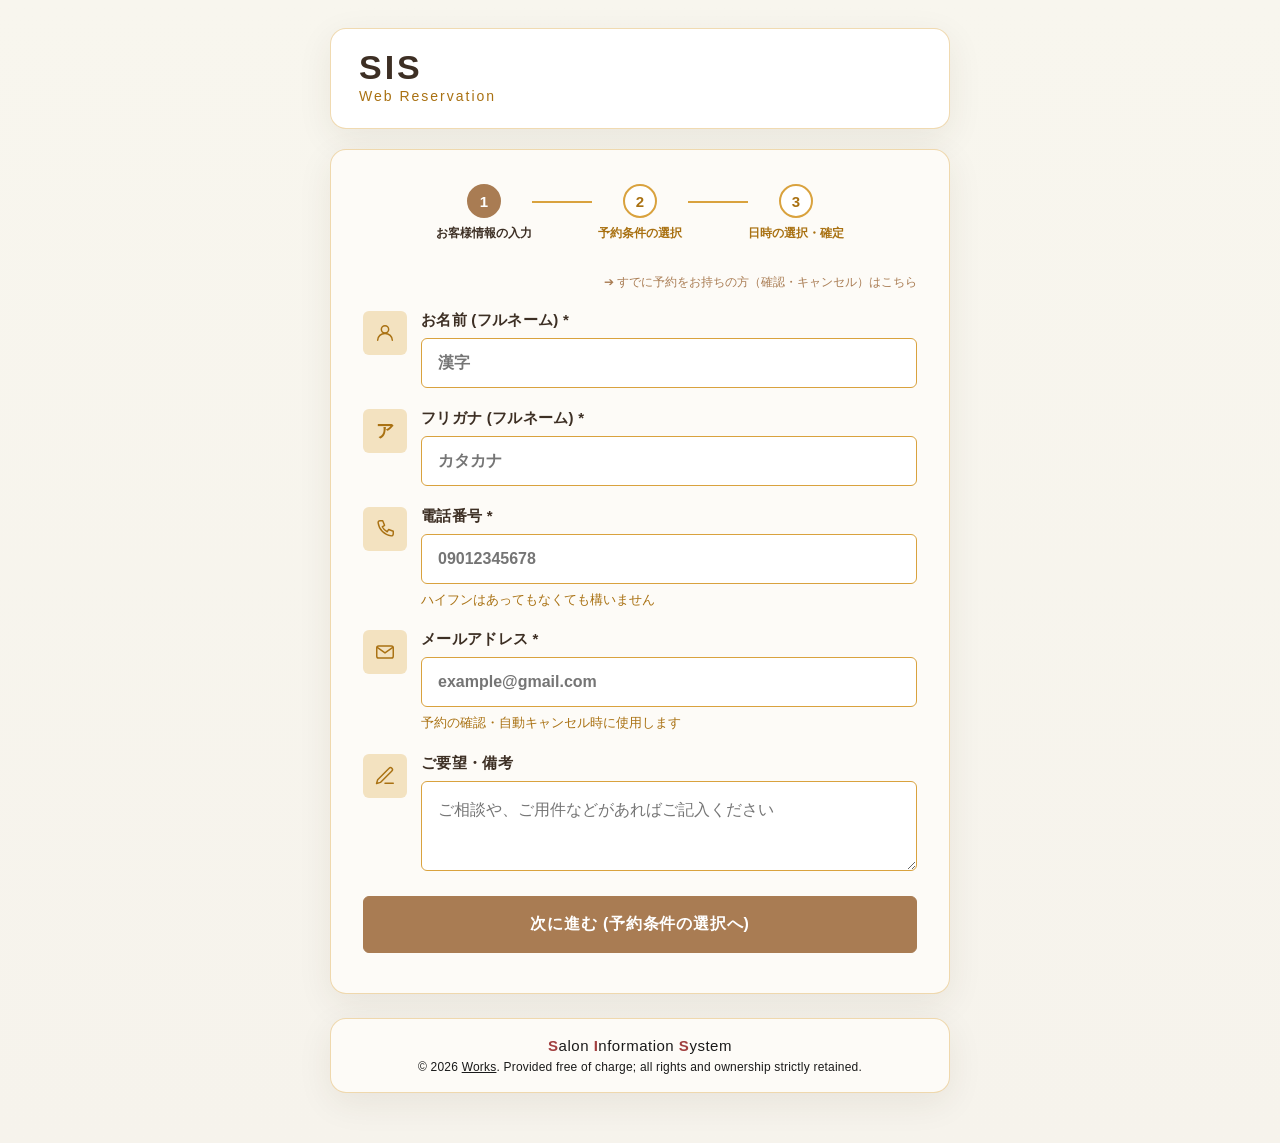
<file: index-Blanc-PC.html>
<!DOCTYPE html>
<html lang="ja">
<head>
  <meta charset="UTF-8">
  <meta name="viewport" content="width=device-width, initial-scale=1.0">
  <title>SIS Web Reservation - ver 4.4.2</title>
  <link rel="stylesheet" href="./style.css?v=1.21.0">
</head>
<body>

<div id="gas-config-bridge" style="display: none;"></div>

<div class="page-header-bar" id="page-header-bar">
  <div class="page-header-left">
    <img id="shop-logo" class="shop-logo" style="display: none;" alt="店舗ロゴ">
    <h1 id="main-title"><span class="title-main">SIS</span><span class="title-sub">Web Reservation</span></h1>
    <div class="subtitle" id="main-subtitle" style="display: none;"></div>
  </div>
  <div class="page-header-right" id="page-header-right" style="display: none;">
    <div class="header-contact-phone" id="header-contact-phone" style="display: none;">
      <svg class="phone-icon" viewBox="0 0 24 24" fill="none" stroke="currentColor" stroke-width="1.8" stroke-linecap="round" stroke-linejoin="round" aria-hidden="true"><path d="M6.5 3h3l2 5-2.5 1.6a11.5 11.5 0 0 0 5.4 5.4L16 12.5l5 2v3a2 2 0 0 1-2.2 2A16.5 16.5 0 0 1 4.5 5.2 2 2 0 0 1 6.5 3z"/></svg>
      <span id="header-contact-phone-text"></span>
    </div>
    <div class="header-contact-info-line" id="header-contact-info-line" style="display: none;"></div>
  </div>
</div>

<div class="container">
  <div id="change-banner" class="change-alert-banner" style="display: none;">
    現在 <strong>【予約日時を変更中】</strong> です。<br>
    <div class="change-alert-box">
      <strong class="change-alert-title">【変更前の予約内容】</strong>
      <div class="change-alert-row"><span class="res-label res-label-short">日時:</span><span id="prev-datetime" class="font-bold"></span></div>
      <div class="change-alert-row"><span class="res-label res-label-short">メニュー:</span><span id="prev-menu" class="font-bold"></span></div>
      <div class="change-alert-row"><span class="res-label res-label-short">担当者:</span><span id="prev-staff" class="font-bold"></span></div>
      <div class="change-alert-row"><span class="res-label res-label-short">予約ID:</span><span id="prev-id" class="font-bold"></span></div>
    </div>
    新しい日時を選択して、一番下の「変更を確定する」ボタンを押してください。
    <button type="button" id="cancel-change-btn" class="btn-cancel-change">➔ 変更をやめる</button>
  </div>

  <div class="step-indicator" id="step-indicator">
    <div class="step-item" data-step="1">
      <div class="step-circle">1</div>
      <div class="step-label">お客様情報の入力</div>
    </div>
    <div class="step-line"></div>
    <div class="step-item" data-step="2">
      <div class="step-circle">2</div>
      <div class="step-label">予約条件の選択</div>
    </div>
    <div class="step-line"></div>
    <div class="step-item" data-step="3">
      <div class="step-circle">3</div>
      <div class="step-label">日時の選択・確定</div>
    </div>
  </div>

  <form id="reservation-form">

    <!-- ==========================================
         STEP 1: お客様情報の入力画面
         ========================================== -->
    <div id="step-1-container" class="step-section">
      <div class="check-link-area">
        <button type="button" id="home-btn" class="btn-link" style="display: none;">⬅ トップページに戻る</button>
        <button type="button" id="go-to-check-btn" class="btn-link">➔ すでに予約をお持ちの方（確認・キャンセル）はこちら</button>
      </div>

      <div class="form-group form-group-icon">
        <div class="field-icon" aria-hidden="true">
          <svg viewBox="0 0 24 24" fill="none" stroke="currentColor" stroke-width="1.6" stroke-linecap="round" stroke-linejoin="round"><circle cx="12" cy="8" r="4"/><path d="M4 20c0-4.4 3.6-7.5 8-7.5s8 3.1 8 7.5"/></svg>
        </div>
        <div class="field-content">
          <label for="name">お名前 (フルネーム) *</label>
          <input type="text" id="name" required placeholder="漢字">
        </div>
      </div>

      <div class="form-group form-group-icon">
        <div class="field-icon field-icon-text" aria-hidden="true">ア</div>
        <div class="field-content">
          <label for="name_kana">フリガナ (フルネーム) *</label>
          <input type="text" id="name_kana" required placeholder="カタカナ">
        </div>
      </div>

      <div class="form-group form-group-icon">
        <div class="field-icon" aria-hidden="true">
          <svg viewBox="0 0 24 24" fill="none" stroke="currentColor" stroke-width="1.6" stroke-linecap="round" stroke-linejoin="round"><path d="M6.5 3h3l2 5-2.5 1.6a11.5 11.5 0 0 0 5.4 5.4L16 12.5l5 2v3a2 2 0 0 1-2.2 2A16.5 16.5 0 0 1 4.5 5.2 2 2 0 0 1 6.5 3z"/></svg>
        </div>
        <div class="field-content">
          <label for="tel">電話番号 *</label>
          <input type="tel" id="tel" required placeholder="09012345678" pattern="^[0-9\-]+$">
          <div class="note">ハイフンはあってもなくても構いません</div>
        </div>
      </div>

      <div class="form-group form-group-icon">
        <div class="field-icon" aria-hidden="true">
          <svg viewBox="0 0 24 24" fill="none" stroke="currentColor" stroke-width="1.6" stroke-linecap="round" stroke-linejoin="round"><rect x="3" y="5.5" width="18" height="13" rx="2"/><path d="M3.5 7l8.5 6 8.5-6"/></svg>
        </div>
        <div class="field-content">
          <label for="email">メールアドレス *</label>
          <input type="email" id="email" required placeholder="example@gmail.com">
          <div class="note">予約の確認・自動キャンセル時に使用します</div>
        </div>
      </div>

      <div class="form-group form-group-icon">
        <div class="field-icon" aria-hidden="true">
          <svg viewBox="0 0 24 24" fill="none" stroke="currentColor" stroke-width="1.6" stroke-linecap="round" stroke-linejoin="round"><path d="M12 20h9"/><path d="M16.5 3.5a2.1 2.1 0 0 1 3 3L7 19l-4.2 1.2L4 16 16.5 3.5z"/></svg>
        </div>
        <div class="field-content">
          <label for="memo">ご要望・備考</label>
          <textarea id="memo" placeholder="ご相談や、ご用件などがあればご記入ください"></textarea>
        </div>
      </div>

      <button type="button" id="to-step-2-btn" class="btn-submit">次に進む (予約条件の選択へ)</button>
    </div>

    <!-- ==========================================
         STEP 2: 予約条件の選択画面
         ========================================== -->
    <div id="step-2-container" class="step-section" style="display: none;">
      <div class="check-link-area">
        <button type="button" id="go-to-check-btn-step2" class="btn-link">➔ すでに予約をお持ちの方（確認・キャンセル）はこちら</button>
      </div>

      <div class="form-group form-group-icon">
        <div class="field-icon" aria-hidden="true">
          <svg viewBox="0 0 24 24" fill="none" stroke="currentColor" stroke-width="1.6" stroke-linecap="round" stroke-linejoin="round"><rect x="3.5" y="5" width="17" height="15" rx="2"/><path d="M3.5 9.5h17"/><path d="M8 3v4"/><path d="M16 3v4"/></svg>
        </div>
        <div class="field-content">
          <label for="date">ご来店希望日 *</label>
          <input type="date" id="date">
        </div>
      </div>

      <div class="form-group form-group-icon" id="staff-group">
        <div class="field-icon" aria-hidden="true">
          <svg viewBox="0 0 24 24" fill="none" stroke="currentColor" stroke-width="1.6" stroke-linecap="round" stroke-linejoin="round"><circle cx="12" cy="8" r="4"/><path d="M4 20c0-4.4 3.6-7.5 8-7.5s8 3.1 8 7.5"/></svg>
        </div>
        <div class="field-content">
          <label for="staff">担当スタッフ *</label>
          <select id="staff">
            <!-- JSが自動組み立て -->
          </select>
        </div>
      </div>

      <div class="form-group form-group-icon">
        <div class="field-icon" aria-hidden="true">
          <svg viewBox="0 0 24 24" fill="none" stroke="currentColor" stroke-width="1.6" stroke-linecap="round" stroke-linejoin="round"><circle cx="6" cy="6" r="3"/><circle cx="6" cy="18" r="3"/><path d="M20 4L8.5 15.5"/><path d="M14.5 14.5L20 20"/><path d="M8.5 8.5L11 11"/></svg>
        </div>
        <div class="field-content">
          <label>施術メニュー<span id="menu-multi-select-note"> (複数選択可)</span> *</label>
          <div id="menu-container" class="menu-checkbox-container">
            <!-- ここにJavaScriptでチェックボックスを動的に生成します -->
          </div>
          <p id="menu-note-text" class="menu-note-text" style="display: none;"></p>
          <div id="menu-total-display" class="menu-total-display" style="display: none;"></div>
        </div>
      </div>

      <div class="btn-group">
        <button type="button" id="back-to-step-1-btn" class="btn-back">⬅ 戻る</button>
        <button type="button" id="to-step-3-btn" class="btn-submit">次に進む (空き日時の選択へ)</button>
      </div>
    </div>

    <!-- ==========================================
         STEP 3: 空き日時の選択・確定画面
         ========================================== -->
    <div id="step-3-container" class="step-section" style="display: none;">
      <div class="form-group">
        <label class="label-with-icon">
          <svg viewBox="0 0 24 24" fill="none" stroke="currentColor" stroke-width="1.6" stroke-linecap="round" stroke-linejoin="round" class="label-icon" aria-hidden="true"><circle cx="12" cy="12" r="8.5"/><path d="M12 7.5V12l3 2"/></svg>
          ご来店希望日時を選択してください *
        </label>
        <div class="timetable-nav-group">
          <button type="button" id="prev-timetable-btn" class="btn-timetable-nav">⬅ 前の日程を見る</button>
          <button type="button" id="next-timetable-btn" class="btn-timetable-nav">次の日程を見る ➔</button>
        </div>
        <div id="timetable-loading" class="note" style="display: none;">空き状況をリアルタイムで読み込んでいます...</div>
        <div id="timetable-container">
          <div class="no-data">条件に沿った空き枠を表示しています。</div>
        </div>
        <input type="hidden" id="selected-date">
        <input type="hidden" id="selected-time">
      </div>

      <div class="btn-group">
        <button type="button" id="back-to-step-2-btn" class="btn-back">⬅ 戻る</button>
        <button type="submit" id="submit-btn" class="btn-submit" disabled>日時を選択してください</button>
      </div>
    </div>

  </form>

  <!-- ==========================================
       別画面風: 予約の確認・キャンセル画面
       ========================================== -->
  <div id="check-tab-container" class="step-section" style="display: none;">
    <h2>ご予約の確認・キャンセル</h2>
    <div class="form-group">
      <label for="check-tel">ご登録の電話番号</label>
      <input type="tel" id="check-tel" placeholder="09012345678">
    </div>
    
    <div class="form-group">
      <label for="check-email">ご登録のメールアドレス</label>
      <input type="email" id="check-email" placeholder="example@gmail.com">
      <div class="note">ご予約時に入力した「電話番号」と「メールアドレス」で検索します。</div>
    </div>
    
    <div class="btn-group">
      <button type="button" id="back-from-check-btn" class="btn-back">⬅ 戻る（新規予約へ）</button>
      <button type="button" id="check-btn" class="btn-submit">ご予約状況を確認する</button>
    </div>

    <hr class="section-divider">
    <div id="check-results-area">
      <div class="no-data">情報を入力して確認ボタンを押してください。</div>
    </div>
  </div>

  <!-- ==========================================
       情報セクションのカードから遷移する、断片ページの表示エリア
       ヘッダー・フッターはそのままに、この部分だけ差し替わる
       ========================================== -->
  <div id="page-fragment-container" class="step-section" style="display: none;">
    <div class="check-link-area">
      <button type="button" id="back-to-reservation-btn" class="btn-link">⬅ 予約フォームに戻る</button>
    </div>
    <div id="page-fragment-content"></div>
  </div>

</div>

<div class="info-section" id="info-section" style="display: none;">
  <div class="info-section-heading" id="info-section-heading">Information</div>
  <div class="info-cards" id="info-cards">
    <!-- ここにJavaScriptでカードを動的に生成します -->
  </div>
</div>

<div class="system-footer">
  <span class="footer-highlight">S</span>alon <span class="footer-highlight">I</span>nformation <span class="footer-highlight">S</span>ystem
  <!-- リンク先が決まったら、下の href="#" を書き換える -->
  <div class="copyright-line">&copy; 2026 <a href="#" id="copyright-link" target="_blank" rel="noopener">Works</a>. Provided free of charge; all rights and ownership strictly retained.</div>
</div>

<!-- 予約確定前の確認ポップアップ（装飾できるよう、ブラウザ標準のconfirm()の代わりに自作） -->
<div id="custom-confirm-overlay" class="custom-confirm-overlay" style="display: none;">
  <div class="custom-confirm-box">
    <div id="custom-confirm-message" class="custom-confirm-message"></div>
    <div class="custom-confirm-buttons">
      <button type="button" id="custom-confirm-cancel-btn" class="btn-confirm-cancel">キャンセル</button>
      <button type="button" id="custom-confirm-ok-btn" class="btn-confirm-ok">はい</button>
    </div>
  </div>
</div>

<!-- スクリプトの読み込み末尾にバージョンを追加して強制読み込みを実施 -->
<script src="./js/config.js?v=1.21.0"></script>
<script src="./js/storage.js?v=1.21.0"></script>
<script src="./js/api.js?v=1.21.0"></script>
<script src="./js/utils.js?v=1.21.0"></script>
<script src="./js/ui.js?v=1.21.0"></script>
<script src="./js/booking.js?v=1.21.0"></script>

</body>
</html>
</file>
<file: style.css>
/* ==========================================================
SIS Frontend Style
Salon Information System
Design : Elegant Salon / Minimal Luxury
※ HTML・JavaScriptの構造は変更せず、CSSのみでデザイン調整
========================================================== */

:root {
--primary-color: #3d2f24;
--accent-color: #a97c53;
--accent-dark: #8a6340;

--bg-color: #f6f3ec;
--card-bg: #fdfbf7;
--input-bg: #ffffff;

--text-color: #362a20;
--sub-text-color: #a97112;

--border-color: #d9a23e;
--border-light: #f0d9a8;

--success-color: #4a6e53;
--success-bg: #f2f7f3;

--danger-color: #a13f3f;
--danger-bg: #fbf4f3;

--shadow-soft: 0 10px 35px rgba(70, 55, 30, 0.08);
--shadow-hover: 0 12px 32px rgba(70, 55, 30, 0.14);

--radius-sm: 6px;
--radius-md: 10px;
--radius-lg: 16px;
}

/* ==========================================================
Reset
========================================================== */

* {
  box-sizing: border-box;
  margin: 0;
  padding: 0;
  font-family:
  "Helvetica Neue",
  "Hiragino Kaku Gothic ProN",
  "Yu Gothic",
  "YuGothic",
  Arial,
  sans-serif;
  }

body {
background:
linear-gradient(
180deg,
#f8f6ee 0%,
#f6f3ec 100%
);

color: var(--text-color);
padding: 28px 16px 50px;

display: flex;
flex-direction: column;
align-items: center;

min-height: 100vh;
}

/* ==========================================================
Main Container
========================================================== */

.container {
max-width: 620px;
width: 100%;

background: var(--card-bg);

padding: 34px 32px 40px;

border: 1px solid rgba(217, 162, 62, 0.4);

border-radius: var(--radius-lg);

box-shadow: var(--shadow-soft);
}

/* ==========================================================
Page Header Bar（ロゴ・店舗名 / 連絡先情報）
========================================================== */

.page-header-bar {
max-width: 620px;
width: 100%;

display: flex;
align-items: flex-start;
justify-content: space-between;

gap: 20px;

margin-bottom: 20px;

flex-wrap: wrap;

background: #ffffff;

padding: 20px 28px;

border: 1px solid rgba(217, 162, 62, 0.4);

border-radius: var(--radius-lg);

box-shadow: var(--shadow-soft);
}

.page-header-left {
display: flex;
flex-direction: column;

flex: 1 1 auto;

min-width: 0;
}

.page-header-right-group {
display: flex;
flex-direction: column;
align-items: flex-end;

flex: 0 0 auto;

gap: 4px;
}

.page-header-right {
flex: 0 0 auto;

text-align: right;
}

.lang-switcher {
flex: 0 0 auto;
}

.lang-switcher select {
padding: 6px 10px;

border: 1px solid var(--border-color);

border-radius: var(--radius-sm);

background-color: var(--card-bg);

color: var(--text-color);

font-size: 13px;
font-weight: 600;

cursor: pointer;
}

.header-contact-phone {
display: flex;
align-items: center;
justify-content: flex-end;

gap: 6px;

font-size: 18px;
font-weight: 700;

color: var(--primary-color);

margin-bottom: 4px;
}

.header-contact-phone .phone-icon {
width: 18px;
height: 18px;

flex: 0 0 auto;
}

.header-contact-info-line {
font-size: 13px;

color: var(--sub-text-color);
}

/* ==========================================================
Header
========================================================== */

.shop-logo {
display: block;

max-width: 150px;
max-height: 80px;

margin: 0 0 8px;

object-fit: contain;
}

h1 {
font-size: 26px;

text-align: left;

margin-bottom: 4px;

color: var(--primary-color);
}

.title-main {
display: block;

font-size: 34px;
font-weight: 700;

letter-spacing: 3px;

line-height: 1.1;
}

.title-sub {
display: block;

font-size: 14px;
font-weight: 500;

letter-spacing: 2px;

color: var(--sub-text-color);

margin-top: 2px;
}

.subtitle {
text-align: left;

font-size: 13px;

color: var(--sub-text-color);

margin-bottom: 0;

letter-spacing: 0.8px;
}

/* ==========================================================
Step Indicator
========================================================== */

.step-indicator {
display: flex;
align-items: flex-start;
justify-content: center;

margin-bottom: 32px;
}

.step-item {
display: flex;
flex-direction: column;
align-items: center;

flex: 0 0 auto;

width: 96px;
}

.step-circle {
width: 34px;
height: 34px;

display: flex;
align-items: center;
justify-content: center;

border-radius: 50%;

background-color: #fff;

border: 2px solid var(--border-color);

color: var(--sub-text-color);

font-size: 15px;
font-weight: 700;

transition: background-color 0.25s ease, border-color 0.25s ease, color 0.25s ease;
}

.step-label {
margin-top: 8px;

font-size: 12px;
font-weight: 600;

color: var(--sub-text-color);

text-align: center;

line-height: 1.3;

transition: color 0.25s ease;
}

.step-line {
flex: 1 1 auto;

height: 2px;

background-color: var(--border-color);

margin-top: 17px;

max-width: 60px;

transition: background-color 0.25s ease;
}

/* 現在のステップ：塗りつぶし＋濃い色で強調 */
.step-item.active .step-circle {
background-color: var(--accent-color);

border-color: var(--accent-color);

color: #fff;
}

.step-item.active .step-label {
color: var(--primary-color);
}

/* 完了済みのステップ：アクセントカラーの枠線で区別 */
.step-item.completed .step-circle {
border-color: var(--accent-color);

color: var(--accent-color);
}

.step-line.completed {
background-color: var(--accent-color);
}

.system-footer {
max-width: 620px;
width: 100%;

text-align: center;

font-size: 15px;

color: #1a1a1a;

margin-top: 24px;

padding: 18px 24px;

background: var(--card-bg);

border: 1px solid rgba(217, 162, 62, 0.4);

border-radius: var(--radius-lg);

box-shadow: var(--shadow-soft);

letter-spacing: 0.5px;
}

/* ==========================================================
Info Section（トップ下部：ホームページ風の案内リンク集）
========================================================== */

.info-section {
max-width: 620px;
width: 100%;

margin-top: 24px;

padding: 32px 28px;

text-align: center;

background: var(--card-bg);

border: 1px solid rgba(217, 162, 62, 0.4);

border-radius: var(--radius-lg);

box-shadow: var(--shadow-soft);
}

.info-section-heading {
position: relative;

font-size: 18px;
font-weight: 700;

letter-spacing: 2px;

color: var(--primary-color);

margin-bottom: 28px;

padding-bottom: 16px;

border-bottom: 1px solid var(--border-light);
}

.info-cards {
display: flex;
flex-wrap: wrap;

justify-content: center;

gap: 20px;
}

.info-card {
display: flex;
flex-direction: column;
align-items: center;

flex: 1 1 120px;
max-width: 150px;

text-decoration: none;

padding: 4px;

border-radius: var(--radius-sm);

transition: transform 0.2s ease, opacity 0.2s ease;
}

.info-card:hover {
transform: translateY(-3px);

opacity: 0.85;
}

.info-card-icon {
width: 46px;
height: 46px;

display: flex;
align-items: center;
justify-content: center;

border-radius: 50%;

border: 1.5px solid var(--sub-text-color);

color: var(--sub-text-color);

margin-bottom: 10px;

overflow: hidden;
}

.info-card-icon-img {
width: 100%;
height: 100%;

object-fit: cover;
}

.info-card-icon svg {
width: 22px;
height: 22px;
}

.info-card-title {
font-size: 14px;
font-weight: 700;

color: var(--primary-color);

margin-bottom: 6px;
}

.info-card-description {
font-size: 12px;

color: var(--sub-text-color);

line-height: 1.5;
}

.footer-highlight {
color: var(--danger-color);

font-weight: 700;
}

.copyright-line {
font-size: 12px;

color: #1a1a1a;

margin-top: 6px;

letter-spacing: 0.2px;
}

.copyright-line a {
color: #1a1a1a;

text-decoration: underline;
}

.copyright-line a:hover {
color: var(--accent-color);
}

/* ==========================================================
Tabs
========================================================== */

.tabs {
display: flex;

border-bottom: 1px solid var(--border-color);

margin-bottom: 30px;

gap: 4px;
}

.tab-btn {
flex: 1;

padding: 13px 8px;

text-align: center;

background: transparent;

border: none;

font-size: 14px;

font-weight: 500;

color: #9a948d;

cursor: pointer;

transition:
color 0.25s ease,
background-color 0.25s ease;

position: relative;
}

.tab-btn:hover {
color: var(--accent-color);
}

.tab-btn.active {
color: var(--accent-color);

background-color: rgba(169, 124, 83, 0.06);

border-bottom: none;

margin-bottom: 0;
}

.tab-btn.active::after {
content: "";

position: absolute;

left: 22%;
right: 22%;
bottom: -1px;

height: 2px;

background-color: var(--accent-color);

border-radius: 2px;
}

.tab-content {
display: none;
}

.tab-content.active {
display: block;
}

/* ==========================================================
Form
========================================================== */

.form-group {
margin-bottom: 21px;
}

.form-group-icon {
display: flex;
align-items: flex-start;

gap: 14px;
}

.field-icon {
flex: 0 0 auto;

width: 44px;
height: 44px;

display: flex;
align-items: center;
justify-content: center;

border-radius: var(--radius-sm);

background-color: #f3e2c0;

color: var(--sub-text-color);
}

.field-icon svg {
width: 22px;
height: 22px;
}

.field-icon-text {
font-size: 18px;
font-weight: 700;
}

.form-group-icon .field-content {
flex: 1 1 auto;

min-width: 0;
}

.label-with-icon {
display: flex;
align-items: center;

gap: 8px;
}

.label-icon {
width: 20px;
height: 20px;

flex: 0 0 auto;

color: var(--accent-color);
}

label {
display: block;

margin-bottom: 8px;

font-weight: 600;

font-size: 15px;

color: var(--primary-color);

letter-spacing: 0.3px;
}

input[type="text"],
input[type="tel"],
input[type="email"],
input[type="date"],
select,
textarea {
width: 100%;

padding: 15px 16px;

border: 1px solid var(--border-color);

border-radius: var(--radius-sm);

font-size: 16px;

font-weight: 600;

color: var(--text-color);

background-color: var(--input-bg);

transition:
border-color 0.2s ease,
box-shadow 0.2s ease,
background-color 0.2s ease;

appearance: auto;
}

/* type="date" はスマホ（特にiPhone）で高さ・文字位置が崩れやすいため、個別に調整する */
input[type="date"] {
min-height: 52px;

line-height: 1.4;
}

input[type="date"]::-webkit-date-and-time-value {
text-align: left;
}

select option {
font-size: 16px;

font-weight: 600;

font-family: inherit;

color: var(--text-color);

padding: 8px;
}

input:hover,
select:hover,
textarea:hover {
border-color: #b7bcae;
}

input:focus,
select:focus,
textarea:focus {
outline: none;

border-color: var(--accent-color);

box-shadow:
0 0 0 3px rgba(169, 124, 83, 0.14);

background-color: #fffefd;
}

textarea {
resize: vertical;

min-height: 90px;

line-height: 1.6;

font-weight: 400;
}

.note {
font-size: 13px;

color: var(--sub-text-color);

margin-top: 6px;

line-height: 1.5;
}

/* ==========================================================
Main Submit Button
========================================================== */

.btn-submit {
width: 100%;

padding: 17px 18px;

background-color: var(--accent-color);

color: #ffffff;

border: 1px solid var(--accent-color);

border-radius: var(--radius-sm);

font-size: 16px;

font-weight: 600;

letter-spacing: 0.8px;

cursor: pointer;

transition:
background-color 0.25s ease,
border-color 0.25s ease,
box-shadow 0.25s ease,
transform 0.15s ease;

margin-top: 10px;
}

.btn-submit:hover {
background-color: var(--accent-dark);

border-color: var(--accent-dark);

box-shadow: 0 5px 15px rgba(138, 99, 64, 0.20);
}

.btn-submit:active {
transform: translateY(1px);
}

.btn-submit:disabled {
background-color: #d3d6cb;

border-color: #d3d6cb;

cursor: not-allowed;

box-shadow: none;
}

/* ==========================================================
Change Alert
========================================================== */

.change-alert-banner {
display: none;

background-color: #eef0e6;

border: 1px solid #c9cec2;

padding: 17px;

border-radius: var(--radius-md);

margin-bottom: 22px;

font-size: 13px;

color: #5f5750;

line-height: 1.6;
}

.change-alert-banner strong {
color: var(--accent-dark);
}

.change-alert-box {
margin: 12px 0;

padding: 12px 14px;

background-color: #fffdfb;

border-radius: var(--radius-sm);

border-left: 3px solid var(--accent-color);

font-size: 13px;

text-align: left;
}

.change-alert-title {
display: block;

margin-bottom: 6px;

color: var(--accent-dark);

font-weight: 600;
}

.change-alert-row {
margin-bottom: 4px;
}

.change-alert-row:last-child {
margin-bottom: 0;
}

.btn-cancel-change {
background: none;

border: none;

color: var(--danger-color);

font-weight: 500;

cursor: pointer;

text-decoration: underline;

margin-left: 10px;

font-size: 12px;
}

/* ==========================================================
Common Utility
========================================================== */

.font-bold {
font-weight: 600;
}

.text-danger {
color: var(--danger-color);
}

.section-divider {
border: 0;

border-top: 1px solid var(--border-light);

margin: 32px 0;
}

/* ==========================================================
Reservation Result
========================================================== */

.results-title {
font-size: 14px;

margin-bottom: 16px;

color: var(--primary-color);

font-weight: 500;
}

.reservation-card {
border: 1px solid var(--border-color);

border-left: 4px solid var(--accent-color);

padding: 19px;

border-radius: var(--radius-md);

margin-bottom: 18px;

background-color: #fffdfb;

text-align: left;

box-shadow: 0 4px 16px rgba(72, 61, 50, 0.045);

transition:
box-shadow 0.2s ease,
transform 0.2s ease;
}

.reservation-card:hover {
box-shadow: var(--shadow-hover);

transform: translateY(-1px);
}

.res-row {
font-size: 14px;

margin-bottom: 9px;

color: #4d4843;

line-height: 1.5;
}

.res-label {
font-weight: 600;

color: var(--primary-color);

display: inline-block;

width: 85px;
}

.res-label-short {
width: 70px;
}

.res-id-badge {
display: inline-block;

padding: 3px 7px;

background-color: #eee8e1;

color: #6c6259;

font-size: 10px;

font-weight: 600;

border-radius: 4px;

margin-left: 5px;

letter-spacing: 0.3px;
}

.history-card {
border-left-color: #b7ab9b;
}

.history-status-badge {
display: inline-block;

margin-top: 4px;

padding: 3px 10px;

font-size: 11px;
font-weight: 600;

border-radius: 999px;

letter-spacing: 0.3px;
}

.history-status-visited {
background-color: var(--success-bg);

color: var(--success-color);
}

.history-status-cancelled {
background-color: var(--danger-bg);

color: var(--danger-color);
}

/* ==========================================================
Reservation Card Details
========================================================== */

.res-card-divider {
font-size: 14px;

color: #4d4843;

line-height: 1.5;

margin-top: 11px;

border-top: 1px dashed #d5d9cc;

padding-top: 9px;
}

.res-created-time {
font-size: 11px;

color: #9a938c;

margin-top: 6px;

border-top: none;

padding-top: 0;
}

/* ==========================================================
Reservation Action Buttons
========================================================== */

.btn-action-group {
display: flex;

gap: 10px;

margin-top: 15px;
}

.btn-change {
flex: 1;

text-align: center;

padding: 10px 12px;

background-color: var(--accent-color);

color: white;

border: 1px solid var(--accent-color);

border-radius: var(--radius-sm);

font-size: 12px;

font-weight: 500;

cursor: pointer;

transition:
background-color 0.2s ease,
box-shadow 0.2s ease;
}

.btn-change:hover {
background-color: var(--accent-dark);

box-shadow: 0 4px 12px rgba(138, 99, 64, 0.17);
}

.btn-cancel {
flex: 1;

text-align: center;

padding: 10px 12px;

background-color: #fffdfb;

color: var(--danger-color);

border: 1px solid #d9aaa6;

border-radius: var(--radius-sm);

font-size: 12px;

font-weight: 500;

cursor: pointer;

transition:
background-color 0.2s ease,
border-color 0.2s ease;
}

.btn-cancel:hover {
background-color: var(--danger-bg);

border-color: var(--danger-color);
}

.btn-change:disabled,
.btn-cancel:disabled {
background-color: #f0ede8;

color: #a9a196;

border-color: #d3d6cb;

cursor: not-allowed;

box-shadow: none;
}

.no-data {
text-align: center;

color: var(--sub-text-color);

padding: 25px 20px;

font-size: 13px;
}

/* ==========================================================
Timetable
========================================================== */

#timetable-container {
width: 100%;

overflow-x: auto;

margin-top: 12px;

border: 1px solid var(--border-color);

border-radius: var(--radius-md);

background-color: #fffdfb;

box-shadow: 0 4px 18px rgba(72, 61, 50, 0.045);

scrollbar-width: thin;
}

.timetable-table {
width: 100%;

border-collapse: separate;

border-spacing: 0;

text-align: center;

font-size: 13px;

min-width: 450px;
}

.timetable-table th,
.timetable-table td {
border-right: 1px solid var(--border-light);

border-bottom: 1px solid var(--border-light);

padding: 10px 8px;

vertical-align: middle;
}

.timetable-table th:last-child,
.timetable-table td:last-child {
border-right: none;
}

.timetable-table tr:last-child td {
border-bottom: none;
}

.timetable-table th {
background-color: #eeddb0;

color: var(--primary-color);

font-weight: 600;

letter-spacing: 0.3px;
}

.timetable-table th.day-sat {
background-color: #dce8f2;

color: #3d6b91;
}

.timetable-table th.day-sun {
background-color: #f3dede;

color: #a13f3f;
}

.time-col {
background-color: #f3e2c0;

font-weight: 500;

color: var(--sub-text-color);

width: 70px;
}

.slot-cell {
transition:
background-color 0.2s ease,
color 0.2s ease;
}

.slot-available {
color: var(--danger-color);

font-weight: 700;

font-size: 17px;

background-color: #ffffff;

cursor: pointer;

box-shadow: inset 0 0 0 1px var(--border-light);
}

.slot-available:hover {
background-color: #fbf0ef;
}

.slot-unavailable {
color: #a49b90;

background-color: #e7e1d8;

cursor: not-allowed;
}

.slot-waitlist {
color: var(--accent-dark);

background-color: #f3e2c0;

cursor: pointer;

box-shadow: inset 0 0 0 1px var(--border-color);
}

.slot-waitlist:hover {
background-color: #eecf95;
}

.slot-closed {
background-color: #f5f2ee;

cursor: default;
}

.slot-available.selected {
background-color: var(--danger-color) !important;

color: #ffffff !important;

box-shadow: none;
}

.shop-holiday-cell {
background-color: #f5f2ee;

color: #817970;

font-size: 13px;

letter-spacing: 0.5px;

padding: 20px 10px;

background-image:
linear-gradient(
45deg,
#ebe6df 25%,
transparent 25%,
transparent 50%,
#ebe6df 50%,
#ebe6df 75%,
transparent 75%,
transparent
);

background-size: 20px 20px;
}

/* ==========================================================
Step Controls
========================================================== */

.btn-group {
display: flex;

gap: 12px;

margin-top: 22px;
}

.btn-back {
flex: 1;

padding: 15px;

background-color: #ffffff;

color: #6d665f;

border: 1px solid var(--border-color);

border-radius: var(--radius-sm);

font-size: 15px;

font-weight: 500;

cursor: pointer;

transition:
background-color 0.2s ease,
color 0.2s ease,
border-color 0.2s ease;

text-align: center;
}

.btn-back:hover {
background-color: #f5f1ec;

color: var(--primary-color);

border-color: #b7bcae;
}

.step-section .btn-submit {
margin-top: 0;
}

/* ==========================================================
Reservation Check
========================================================== */

.check-link-area {
display: flex;

align-items: center;

margin-bottom: 20px;
}

.mypage-tabs {
display: flex;

gap: 8px;

margin-bottom: 18px;
}

.mypage-tab-btn {
flex: 1 1 0;

padding: 10px 12px;

border: 1px solid var(--border-color);

border-radius: var(--radius-md);

background-color: var(--card-bg);

color: var(--sub-text-color);

font-size: 14px;
font-weight: 600;

cursor: pointer;

transition:
background-color 0.2s ease,
color 0.2s ease;
}

.mypage-tab-btn.active {
background-color: var(--accent-color);

color: #ffffff;

border-color: var(--accent-color);
}

.mypage-tab-panel {
min-height: 60px;
}

.check-link-cta {
margin-left: auto;

text-align: right;
}

.check-link-note {
font-size: 12px;

color: var(--sub-text-color);

margin-top: 3px;
}

#go-to-check-btn,
#go-to-check-btn-step2 {
margin-left: auto;
}

.btn-link {
background: none;

border: none;

color: var(--accent-color);

font-size: 12px;

font-weight: 500;

cursor: pointer;

text-decoration: none;

transition: color 0.2s ease;
}

.btn-link:hover {
color: var(--accent-dark);

text-decoration: underline;
}

#check-tab-container h2 {
font-size: 18px;

color: var(--primary-color);

margin-bottom: 20px;

text-align: center;

font-weight: 500;

letter-spacing: 0.5px;
}

/* ==========================================================
Mobile
========================================================== */

@media (max-width: 640px) {

body {
padding: 12px 8px 30px;
}

.container {
padding: 27px 18px 30px;

border-radius: 13px;

box-shadow: 0 6px 24px rgba(72, 61, 50, 0.06);

}

.page-header-bar {
flex-direction: column;

align-items: flex-start;

gap: 8px;
}

.info-cards {
gap: 24px 16px;
}

.info-card {
flex: 1 1 40%;
max-width: none;
}

.page-header-right-group {
align-items: flex-start;
}

.page-header-right {
text-align: left;
}

h1 {
font-size: 22px;

letter-spacing: 1.5px;

}

.subtitle {
margin-bottom: 24px;
}

.tabs {
margin-bottom: 25px;
}

.tab-btn {
font-size: 13px;

padding: 12px 5px;

}

.form-group {
margin-bottom: 18px;
}

input[type="text"],
input[type="tel"],
input[type="email"],
input[type="date"],
select,
textarea {
font-size: 16px;

padding: 13px;

}

.reservation-card {
padding: 16px;
}

.res-label {
width: 78px;
}

.btn-action-group {
gap: 8px;
}

.btn-change,
.btn-cancel {
padding: 11px 8px;
}

.btn-group {
gap: 9px;
}

.btn-back,
.btn-submit {
padding: 14px 10px;
}

}

/* ==========================================================
Small Mobile
========================================================== */

@media (max-width: 380px) {

body {
padding-left: 5px;
padding-right: 5px;
}

.container {
padding-left: 14px;
padding-right: 14px;
}

h1 {
font-size: 20px;
}

.tab-btn {
font-size: 12px;
}

.res-label {
width: 72px;
}

}

/* ==========================================================
メニュー選択UI（ui.js の renderMenuUI から移動）
========================================================== */

.menu-select-box {
  width: 100%;
  padding: 8px;
  border-radius: 4px;
  border: 1px solid var(--border-color);
}

.menu-checkbox-list {
  display: flex;
  flex-direction: column;
  gap: 8px;
}

.menu-checkbox-list .checkbox-label {
  display: flex;
  align-items: center;
  gap: 8px;
  cursor: pointer;
  font-size: 16px;
  font-weight: 600;
  color: var(--text-color);
}

.menu-note-text {
  margin-top: 10px;

  padding: 10px 12px;

  background: var(--bg-color, #f7f4ef);
  border-radius: 8px;

  font-size: 13px;
  line-height: 1.6;
  color: var(--sub-text-color, #8a7a68);
}

.menu-total-display {
  margin-top: 10px;

  padding: 10px 14px;

  background: var(--accent-color, #b58a54);
  border-radius: 8px;

  font-size: 15px;
  font-weight: 700;
  color: #ffffff;

  text-align: right;
}

/* ==========================================================
タイムテーブルのページ送りボタン（次/前の日程を見る）
========================================================== */

.timetable-nav-group {
  display: flex;
  gap: 12px;
  margin-bottom: 12px;
}

.btn-timetable-nav {
  flex: 1;
  padding: 10px;
  background-color: #ffffff;
  color: #6d665f;
  border: 1px solid var(--border-color);
  border-radius: var(--radius-sm);
  font-size: 13px;
  font-weight: 500;
  cursor: pointer;
  transition:
    background-color 0.2s ease,
    color 0.2s ease,
    border-color 0.2s ease;
  text-align: center;
}

.btn-timetable-nav:hover:not(:disabled) {
  background-color: #f5f1ec;
  color: var(--primary-color);
  border-color: #b7bcae;
}

.btn-timetable-nav:disabled {
  opacity: 0.4;
  cursor: not-allowed;
}

/* ==========================================================
Custom Confirm Modal（装飾できる確認ポップアップ）
========================================================== */

.custom-confirm-overlay {
position: fixed;
inset: 0;

background: rgba(30, 25, 15, 0.45);

display: flex;
align-items: center;
justify-content: center;

z-index: 100;

padding: 20px;
}

.custom-confirm-box {
max-width: 420px;
width: 100%;

background: var(--card-bg);

padding: 28px 24px;

border-radius: var(--radius-lg);

box-shadow: var(--shadow-hover);
}

.custom-confirm-message {
font-size: 16px;
line-height: 1.7;

color: var(--text-color);

margin-bottom: 24px;

text-align: center;
}

.custom-confirm-highlight {
color: var(--danger-color);

font-weight: 700;
}

.custom-confirm-buttons {
display: flex;

gap: 12px;
}

.btn-confirm-cancel,
.btn-confirm-ok {
flex: 1 1 0;

padding: 12px;

border-radius: var(--radius-sm);

font-size: 15px;
font-weight: 600;

cursor: pointer;

transition: opacity 0.2s ease;
}

.btn-confirm-cancel {
background: #fff;

border: 1px solid var(--border-color);

color: var(--sub-text-color);
}

.btn-confirm-ok {
background-color: var(--accent-color);

border: 1px solid var(--accent-color);

color: #ffffff;
}

.btn-confirm-cancel:hover,
.btn-confirm-ok:hover {
opacity: 0.85;
}
</file>
<file: admin-style.css>
:root {
--primary-color: #3d2f24;
--accent-color: #a97c53;
--accent-dark: #8a6340;

--bg-color: #f6f3ec;
--card-bg: #fdfbf7;
--input-bg: #ffffff;

--text-color: #362a20;
--sub-text-color: #a97112;

--border-color: #d9a23e;
--border-light: #f0d9a8;

--danger-color: #a13f3f;
--danger-bg: #fbf4f3;

--shadow-soft: 0 10px 35px rgba(70, 55, 30, 0.08);

--radius-sm: 6px;
--radius-md: 10px;
--radius-lg: 16px;
}

* {
box-sizing: border-box;
margin: 0;
padding: 0;
font-family:
"Helvetica Neue",
"Hiragino Kaku Gothic ProN",
"Yu Gothic",
sans-serif;
}

body {
background: var(--bg-color);

color: var(--text-color);

min-height: 100vh;
}

/* ==========================================================
Login
========================================================== */

.login-container {
min-height: 100vh;

display: flex;
align-items: center;
justify-content: center;

padding: 20px;
}

.login-box {
max-width: 360px;
width: 100%;

background: var(--card-bg);

padding: 36px 28px;

border-radius: var(--radius-lg);

box-shadow: var(--shadow-soft);
}

.login-title {
font-size: 22px;
font-weight: 700;

text-align: center;

margin-bottom: 6px;
}

.login-subtitle {
font-size: 13px;

color: var(--sub-text-color);

text-align: center;

margin-bottom: 26px;
}

.form-group {
margin-bottom: 18px;
}

.form-group label {
display: block;

font-size: 14px;
font-weight: 600;

margin-bottom: 8px;
}

.form-group input {
width: 100%;

padding: 13px 14px;

border: 1px solid var(--border-color);

border-radius: var(--radius-sm);

font-size: 16px;

background: var(--input-bg);

color: var(--text-color);
}

.login-error {
font-size: 13px;

color: var(--danger-color);

background: var(--danger-bg);

padding: 10px 12px;

border-radius: var(--radius-sm);

margin-bottom: 16px;
}

.btn-login {
width: 100%;

padding: 14px;

background-color: var(--accent-color);

color: #ffffff;

border: none;

border-radius: var(--radius-sm);

font-size: 16px;
font-weight: 700;

cursor: pointer;
}

.btn-login:hover {
background-color: var(--accent-dark);
}

.btn-login:disabled {
opacity: 0.6;

cursor: not-allowed;
}

.btn-link-plain {
display: block;
width: 100%;

margin-top: 12px;

padding: 8px;

background: none;
border: none;

color: var(--sub-text-color);

font-size: 13px;
text-decoration: underline;

cursor: pointer;
}

.btn-link-plain:hover {
color: var(--accent-color);
}

/* ==========================================================
Dashboard
========================================================== */

.dashboard-header {
display: flex;
align-items: center;
justify-content: space-between;

background: var(--card-bg);

padding: 16px 24px;

box-shadow: var(--shadow-soft);
}

.dashboard-title {
font-size: 18px;
font-weight: 700;
}

.header-right {
display: flex;
align-items: center;

gap: 16px;
}

.welcome-message {
font-size: 13px;

color: var(--sub-text-color);

white-space: nowrap;
}

.btn-logout {
padding: 8px 16px;

background: none;

border: 1px solid var(--border-color);

border-radius: var(--radius-sm);

color: var(--sub-text-color);

font-size: 13px;
font-weight: 600;

cursor: pointer;
}

.btn-logout:hover {
background: var(--border-light);
}

.dashboard-main {
padding: 24px;
}

.dashboard-placeholder {
max-width: 620px;
margin: 40px auto;

background: var(--card-bg);

padding: 40px 24px;

border-radius: var(--radius-lg);

box-shadow: var(--shadow-soft);

text-align: center;

color: var(--sub-text-color);

font-size: 15px;
}

/* ==========================================================
Report Section
========================================================== */

.report-section {
max-width: 720px;
margin: 0 auto;
}

.section-title {
font-size: 18px;
font-weight: 700;

margin-bottom: 18px;
}

.report-controls {
display: flex;
flex-wrap: wrap;
align-items: flex-end;

gap: 14px;

background: var(--card-bg);

padding: 20px;

border-radius: var(--radius-lg);

box-shadow: var(--shadow-soft);

margin-bottom: 20px;
}

.report-control-group label {
display: block;

font-size: 12px;
font-weight: 600;

color: var(--sub-text-color);

margin-bottom: 6px;
}

.report-control-group input {
padding: 10px 12px;

border: 1px solid var(--border-color);

border-radius: var(--radius-sm);

font-size: 14px;

background: var(--input-bg);

color: var(--text-color);
}

.report-quick-buttons {
display: flex;

gap: 8px;
}

.btn-quick-range {
padding: 9px 14px;

background: none;

border: 1px solid var(--border-color);

border-radius: var(--radius-sm);

color: var(--sub-text-color);

font-size: 13px;
font-weight: 600;

cursor: pointer;
}

.btn-quick-range:hover {
background: var(--border-light);
}

.btn-run-report {
padding: 11px 22px;

background-color: var(--accent-color);

color: #ffffff;

border: none;

border-radius: var(--radius-sm);

font-size: 14px;
font-weight: 700;

cursor: pointer;
}

.btn-run-report:hover {
background-color: var(--accent-dark);
}

.report-error {
font-size: 13px;

color: var(--danger-color);

background: var(--danger-bg);

padding: 10px 14px;

border-radius: var(--radius-sm);

margin-bottom: 16px;
}

.report-card {
background: var(--card-bg);

padding: 22px 24px;

border-radius: var(--radius-lg);

box-shadow: var(--shadow-soft);

margin-bottom: 18px;
}

.report-card-title {
font-size: 15px;
font-weight: 700;

margin-bottom: 14px;
}

.designation-summary {
display: flex;

gap: 24px;

margin-bottom: 12px;
}

.designation-summary-item {
text-align: center;
}

.designation-summary-value {
font-size: 24px;
font-weight: 700;

color: var(--accent-color);
}

.designation-summary-label {
font-size: 12px;

color: var(--sub-text-color);

margin-top: 4px;
}

.designation-by-staff {
font-size: 13px;

color: var(--sub-text-color);

border-top: 1px solid var(--border-light);

padding-top: 12px;
}

.designation-by-staff-row {
display: flex;
justify-content: space-between;

padding: 4px 0;
}

.report-table {
width: 100%;

border-collapse: collapse;

font-size: 14px;
}

.report-table th,
.report-table td {
text-align: left;

padding: 8px 10px;

border-bottom: 1px solid var(--border-light);
}

.report-table th {
color: var(--sub-text-color);

font-weight: 600;

font-size: 12px;
}

.date-range-controls,
.dormant-controls {
display: flex;
flex-wrap: wrap;
align-items: flex-end;

gap: 14px;
}

.dormant-controls input[type="number"] {
width: 90px;

padding: 10px 12px;

border: 1px solid var(--border-color);

border-radius: var(--radius-sm);

font-size: 14px;

background: var(--input-bg);

color: var(--text-color);
}

.dormant-count-label {
font-size: 13px;

color: var(--sub-text-color);

margin-bottom: 12px;
}

.time-slot-table-wrap {
overflow-x: auto;
}

.time-slot-table {
width: 100%;

border-collapse: collapse;

font-size: 12px;
}

.time-slot-table th,
.time-slot-table td {
text-align: center;

padding: 6px 4px;

border: 1px solid var(--border-light);

min-width: 34px;
}

.time-slot-table th {
background: var(--border-light);

color: var(--sub-text-color);

font-weight: 600;
}

.time-slot-table td.has-count {
background: rgba(169, 124, 83, 0.12);

font-weight: 700;

color: var(--accent-dark);
}

/* ==========================================================
Tabs
========================================================== */

.dashboard-tabs {
display: flex;

gap: 4px;
}

.tab-btn {
padding: 9px 18px;

background: none;

border: none;
border-bottom: 3px solid transparent;

color: var(--sub-text-color);

font-size: 14px;
font-weight: 600;

cursor: pointer;
}

.tab-btn.active {
color: var(--accent-color);

border-bottom-color: var(--accent-color);
}

.tab-btn:hover {
color: var(--accent-dark);
}

/* ==========================================================
Settings Form
========================================================== */

.settings-loading {
text-align: center;

color: var(--sub-text-color);

padding: 40px 0;
}

.settings-saved-msg {
background: var(--success-bg);

color: var(--success-color);

padding: 12px 16px;

border-radius: var(--radius-sm);

margin-bottom: 16px;

font-size: 14px;
font-weight: 600;
}

.settings-card {
max-width: 720px;
margin: 0 auto 18px;

background: var(--card-bg);

padding: 22px 24px;

border-radius: var(--radius-lg);

box-shadow: var(--shadow-soft);
}

.settings-card-title {
font-size: 15px;
font-weight: 700;

margin-bottom: 14px;
}

.settings-card-note {
font-size: 12px;

color: var(--sub-text-color);

margin-bottom: 14px;
}

.settings-card .form-group {
margin-bottom: 14px;
}

.settings-card .form-group:last-child {
margin-bottom: 0;
}

.settings-subbox {
background: var(--bg-color);

padding: 14px 16px;

border-radius: var(--radius-sm);

margin-bottom: 12px;
}

.settings-subbox:last-child {
margin-bottom: 0;
}

.settings-subbox label {
display: block;

font-size: 14px;
font-weight: 600;

margin-bottom: 8px;
}

.settings-subbox .settings-card-note {
margin-bottom: 8px;
}

.settings-subbox input,
.settings-subbox select {
width: 100%;

padding: 10px 12px;

border: 1px solid var(--border-color);

border-radius: var(--radius-sm);

font-size: 14px;

background: var(--input-bg);

color: var(--text-color);
}

.settings-card input[type="text"],
.settings-card input[type="number"],
.settings-card textarea {
width: 100%;

padding: 10px 12px;

border: 1px solid var(--border-color);

border-radius: var(--radius-sm);

font-size: 14px;

background: var(--input-bg);

color: var(--text-color);
}

.settings-card textarea {
resize: vertical;

font-family: inherit;

line-height: 1.6;
}

.business-hours-row,
.staff-name-row,
.admin-email-row {
display: flex;
flex-wrap: wrap;
align-items: center;

gap: 10px;

margin-bottom: 10px;
}

.business-hours-row .day-label {
flex: 0 0 60px;

font-size: 13px;
font-weight: 600;

color: var(--sub-text-color);
}

.business-hours-row input[type="number"] {
width: 70px;

padding: 8px 10px;

border: 1px solid var(--border-color);

border-radius: var(--radius-sm);

font-size: 14px;
}

.business-hours-row .time-sep {
color: var(--sub-text-color);

font-size: 13px;
}

.last-order-row {
display: flex;
flex-wrap: wrap;
align-items: center;

gap: 10px;

margin: -2px 0 12px 68px;

padding: 8px 12px;

background: var(--bg-color);

border-radius: var(--radius-sm);

font-size: 12px;

color: var(--sub-text-color);
}

.last-order-row label {
display: flex;
align-items: center;

gap: 6px;

cursor: pointer;
}

.last-order-row input[type="checkbox"] {
width: 15px;
height: 15px;

accent-color: var(--accent-color);
}

.time-select-pair {
display: inline-flex;
align-items: center;

gap: 3px;
}

.time-select-pair select {
padding: 5px 6px;

border: 1px solid var(--border-color);

border-radius: var(--radius-sm);

font-size: 12px;

background: var(--input-bg);

color: var(--text-color);
}

.last-order-time-pair {
display: flex;
align-items: center;

gap: 6px;

white-space: nowrap;
}

.menu-master-header {
display: grid;
grid-template-columns: 1fr 190px 190px 64px;

gap: 10px;

padding: 0 2px 6px;

font-size: 12px;
font-weight: 600;

color: var(--sub-text-color);
}

.menu-master-row {
display: grid;
grid-template-columns: 1fr 190px 190px 64px;
align-items: center;

gap: 10px;
}

.menu-master-row-wrapper {
margin-bottom: 10px;

padding-bottom: 4px;

border-bottom: 1px dashed var(--border-light);
}

.menu-master-row .col-actions {
display: flex;

gap: 4px;
}

.menu-master-row .btn-menu-i18n-toggle {
padding: 6px 8px;

border: 1px solid var(--border-color);

border-radius: var(--radius-sm);

background-color: var(--card-bg);

cursor: pointer;

font-size: 14px;
}

.menu-master-row .btn-menu-i18n-toggle:hover {
background-color: var(--bg-color);
}

.menu-master-row input {
padding: 8px 10px;

border: 1px solid var(--border-color);

border-radius: var(--radius-sm);

font-size: 14px;
}

.menu-master-row .col-name {
width: 100%;
}

.menu-master-row .menu-field-group {
display: flex;
align-items: center;

gap: 6px;
}

.menu-master-row .menu-minutes-input,
.menu-master-row .menu-price-input {
width: 70px;

flex: 1 1 auto;

min-width: 0;
}

.menu-master-row .menu-field-unit {
font-size: 13px;

color: var(--sub-text-color);
}

.menu-master-row .menu-approx-label {
display: inline-flex;
align-items: center;

gap: 4px;

font-size: 12px;

color: var(--sub-text-color);

white-space: nowrap;

cursor: pointer;
}

.menu-master-row .menu-approx-label input[type="checkbox"] {
width: 15px;
height: 15px;

accent-color: var(--accent-color);
}

.staff-name-row input {
padding: 8px 10px;

border: 1px solid var(--border-color);

border-radius: var(--radius-sm);

font-size: 14px;
}

.staff-name-row .staff-name-input {
flex: 0 0 140px;
}

.staff-name-row .staff-calendar-id-input {
flex: 1 1 auto;

min-width: 0;
}

.admin-email-row input {
padding: 8px 10px;

border: 1px solid var(--border-color);

border-radius: var(--radius-sm);

font-size: 14px;
}

.admin-email-row .admin-email-input {
flex: 1 1 auto;

min-width: 0;
}

.btn-remove-row {
flex: 0 0 auto;

width: 28px;
height: 28px;

border: 1px solid var(--border-color);
border-radius: 50%;

background: #fff;

color: var(--danger-color);

font-size: 14px;
line-height: 1;

cursor: pointer;
}

.btn-add-row {
padding: 8px 16px;

background: none;

border: 1px dashed var(--border-color);

border-radius: var(--radius-sm);

color: var(--sub-text-color);

font-size: 13px;
font-weight: 600;

cursor: pointer;
}

.btn-save-settings {
display: block;

max-width: 720px;
width: 100%;
margin: 0 auto;

padding: 14px;

background-color: var(--accent-color);

color: #ffffff;

border: none;

border-radius: var(--radius-sm);

font-size: 15px;
font-weight: 700;

cursor: pointer;
}

.btn-save-settings:hover {
background-color: var(--accent-dark);
}

.btn-save-settings:disabled {
opacity: 0.6;

cursor: not-allowed;
}

.radio-group,
.checkbox-group {
display: flex;
flex-direction: column;

gap: 8px;
}

.radio-group label,
.checkbox-group label {
display: flex;
align-items: center;

gap: 8px;

font-size: 14px;
font-weight: 400;

cursor: pointer;
}

.radio-group input[type="radio"],
.checkbox-group input[type="checkbox"] {
width: 16px;
height: 16px;

accent-color: var(--accent-color);
}

/* 親の選択肢と、子項目群をつなぐ縦線（外枠の役割） */
.tree-parent-group {
position: relative;
}

.tree-parent-group > label {
position: relative;
}

.tree-parent-group > label::after {
content: '';

position: absolute;
left: 22px;
top: 100%;

width: 2px;
height: 9px;

background: var(--border-color);
}

/* 上の選択肢の「子項目」であることを示す、ツリー状の連結線 */
.tree-sub-options {
margin-left: 22px;

padding-left: 18px;

border-left: 2px solid var(--border-color);
}

.tree-sub-options label {
position: relative;
}

.tree-sub-options label::before {
content: '';

position: absolute;
left: -18px;
top: 50%;

width: 14px;
height: 2px;

background: var(--border-color);
}

.slot-step-override-row {
display: flex;
flex-wrap: wrap;
align-items: center;

gap: 10px;

padding: 10px 12px;

background: var(--bg-color);

border-radius: var(--radius-sm);

margin-bottom: 10px;

font-size: 13px;
}

.slot-step-override-row .day-label {
flex: 0 0 60px;

font-size: 13px;
font-weight: 600;

color: var(--sub-text-color);
}

.slot-step-override-row input[type="number"] {
padding: 6px 8px;

border: 1px solid var(--border-color);

border-radius: var(--radius-sm);

font-size: 13px;
}

.slot-step-override-row input[type="number"] {
width: 70px;
}

.settings-card select {
width: 100%;

padding: 10px 12px;

border: 1px solid var(--border-color);

border-radius: var(--radius-sm);

font-size: 14px;

background: var(--input-bg);

color: var(--text-color);
}

.info-item-block {
border: 1px solid var(--border-light);

border-radius: var(--radius-md);

padding: 14px 16px;

margin-top: 14px;
}

.info-item-block-title {
font-size: 13px;
font-weight: 700;

color: var(--sub-text-color);

margin-bottom: 10px;
}

.info-item-block .form-group {
margin-bottom: 10px;
}

.info-item-link-type {
display: flex;

gap: 16px;

margin-bottom: 10px;

font-size: 13px;
}

.info-item-link-type label {
display: flex;
align-items: center;

gap: 6px;

cursor: pointer;
}

/* ==========================================================
多言語対応：翻訳入力パネル（メニュー名・お知らせ文などで共通利用）
========================================================== */

.menu-i18n-panel {
margin-top: 10px;

padding: 12px 14px;

background-color: var(--bg-color);

border: 1px solid var(--border-light);

border-radius: var(--radius-md);
}

.i18n-panel-note {
font-size: 12px;

color: var(--sub-text-color);

margin: 0 0 10px;
}

.i18n-panel-row {
display: flex;
align-items: center;

gap: 8px;

margin-bottom: 8px;
}

.i18n-panel-row:last-child {
margin-bottom: 0;
}

.i18n-panel-lang-label {
flex: 0 0 90px;

font-size: 13px;
font-weight: 600;

color: var(--primary-color);
}

.i18n-panel-row input,
.i18n-panel-row textarea {
flex: 1 1 auto;

min-width: 0;

padding: 7px 9px;

border: 1px solid var(--border-color);

border-radius: var(--radius-sm);

font-size: 13px;

font-family: inherit;
}

.i18n-translate-link {
flex: 0 0 auto;

font-size: 12px;

color: var(--accent-dark);

text-decoration: none;

white-space: nowrap;
}

.info-i18n-fields {
display: flex;
flex-direction: column;

gap: 4px;

flex: 1 1 auto;

min-width: 0;
}

.info-i18n-fields input {
width: 100%;
}

.i18n-translate-link:hover {
text-decoration: underline;
}

.btn-i18n-toggle {
margin-top: 8px;

padding: 7px 12px;

border: 1px solid var(--border-color);

border-radius: var(--radius-sm);

background-color: var(--card-bg);

cursor: pointer;

font-size: 13px;
}

.btn-i18n-toggle:hover {
background-color: var(--bg-color);
}
</file>
